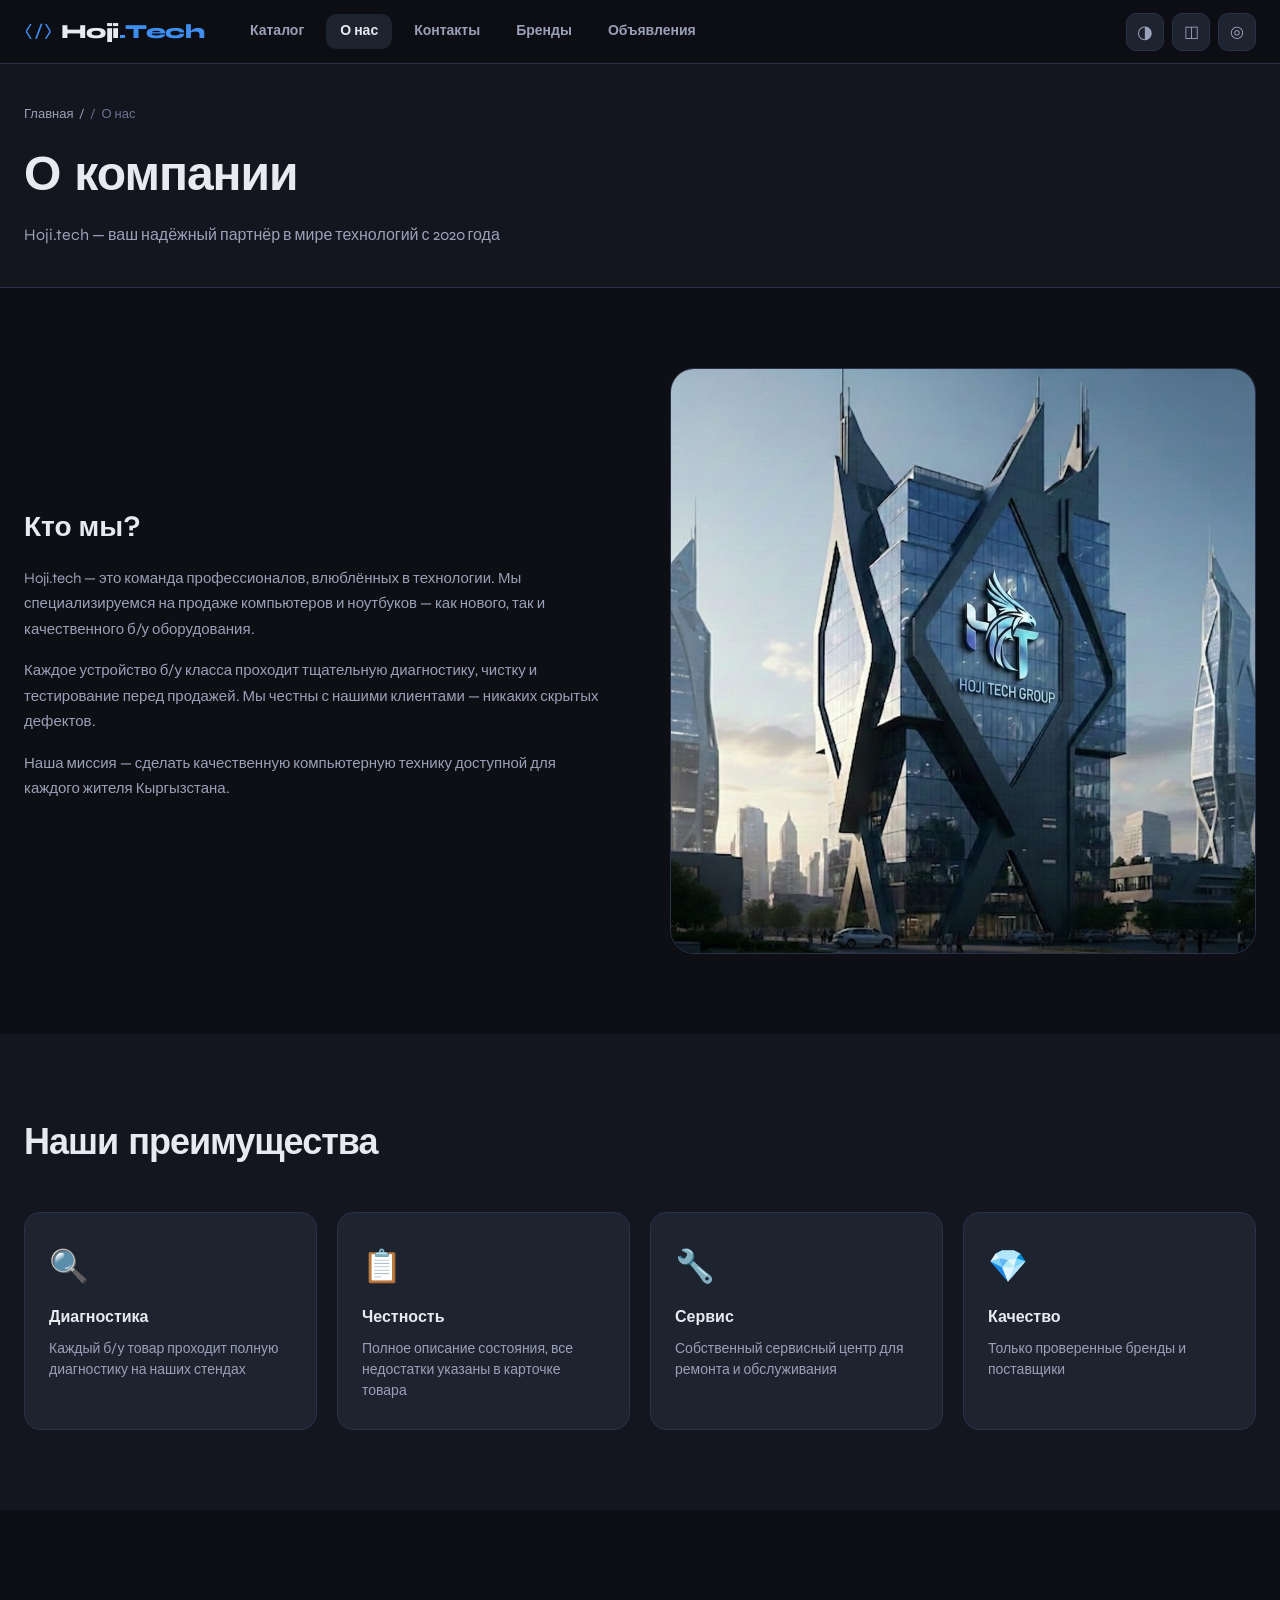
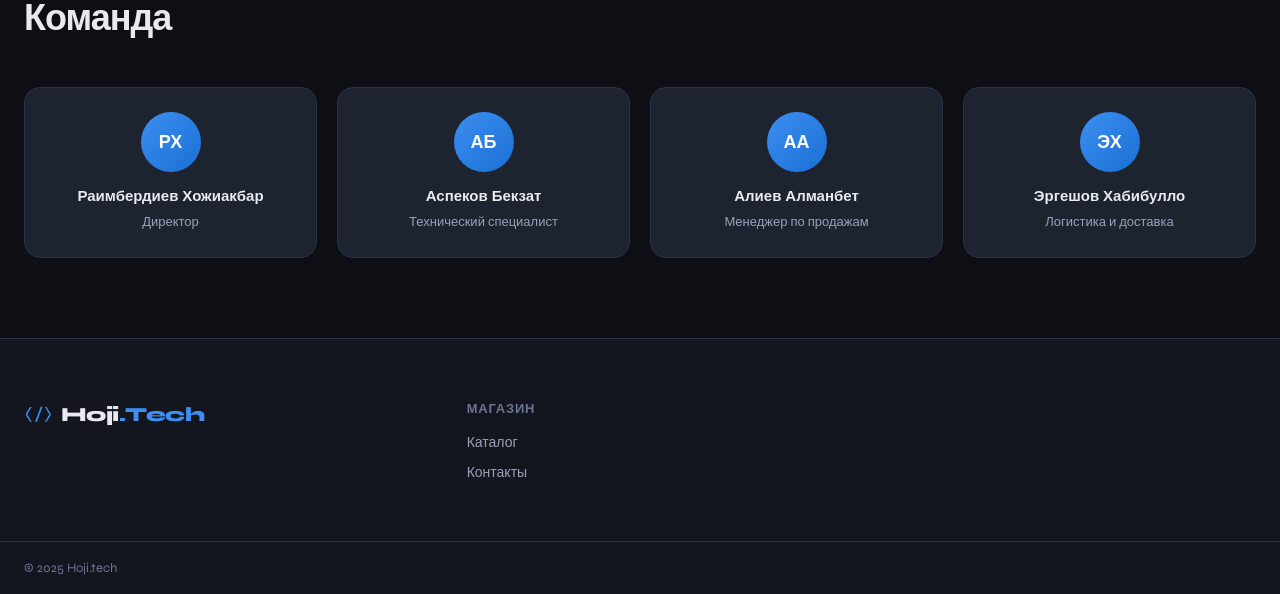
<file: about.html>
<!DOCTYPE html>
<html lang="ru" data-theme="dark">
<head>
  <meta charset="UTF-8">
  <meta name="viewport" content="width=device-width, initial-scale=1.0">
  <title>О нас — Hoji.tech</title>
  <meta name="description" content="Hoji.tech — ведущий интернет-магазин компьютерной техники в Кыргызстане. Узнайте о нас больше.">
  <link rel="preconnect" href="https://fonts.googleapis.com">
  <link href="https://fonts.googleapis.com/css2?family=Syne:wght@400;600;700;800&family=JetBrains+Mono:wght@300;400;500&display=swap" rel="stylesheet">
  <link rel="stylesheet" href="css/style.css">
  <script type="application/ld+json">
  {
    "@context": "https://schema.org",
    "@type": "AboutPage",
    "name": "О компании Hoji.tech",
    "description": "Интернет-магазин компьютеров в Кыргызстане"
  }
  </script>
</head>
<body>
  <header class="header" id="header">
    <div class="container header__inner">
      <a href="index.html" class="header__logo"><span class="logo-icon">⟨/⟩</span><span class="logo-text">Hoji<span class="accent">.Tech</span></span></a>
      <nav class="header__nav" id="mainNav">
        <a href="catalog.html" class="nav-link">Каталог</a>
        <a href="about.html" class="nav-link active">О нас</a>
        <a href="contacts.html" class="nav-link">Контакты</a>
        <a href="brands.html" class="nav-link">Бренды</a>
        <a href="listings.html" class="nav-link">Объявления</a>
      </nav>
      <div class="header__actions">
        <button class="btn-icon theme-toggle" id="themeToggle"><span class="theme-icon">◑</span></button>
        <a href="cart.html" class="btn-icon cart-btn"><span class="cart-icon">◫</span><span class="cart-badge" id="cartBadge" style="display:none">0</span></a>
        <a href="login.html" class="btn-icon" id="authBtn"><span>◎</span></a>
        <button class="btn-icon burger" id="burger"><span></span><span></span><span></span></button>
      </div>
    </div>
  </header>

  <main>
    <section class="page-hero">
      <div class="container">
        <div class="breadcrumb"><a href="index.html">Главная</a> / <span>О нас</span></div>
        <h1 class="page-title">О компании</h1>
        <p class="page-subtitle">Hoji.tech — ваш надёжный партнёр в мире технологий с 2020 года</p>
      </div>
    </section>

    <section class="section">
      <div class="container about-grid">
        <div class="about-text">
          <h2>Кто мы?</h2>
          <p>Hoji.tech — это команда профессионалов, влюблённых в технологии. Мы специализируемся на продаже компьютеров и ноутбуков — как нового, так и качественного б/у оборудования.</p>
          <p>Каждое устройство б/у класса проходит тщательную диагностику, чистку и тестирование перед продажей. Мы честны с нашими клиентами — никаких скрытых дефектов.</p>
          <p>Наша миссия — сделать качественную компьютерную технику доступной для каждого жителя Кыргызстана.</p>
        </div>
        <div class="about-image">
          <div class="about-image-card">
            <div class="about-image-inner">
              <img src="компания.jpg" alt="Команда Hoji.tech" class="about-image-img">
            </div>
          </div>
        </div>
      </div>
    </section>

    <section class="section section--alt">
      <div class="container">
        <h2 class="section-title">Наши преимущества</h2>
        <div class="why__grid">
          <div class="why-card">
            <div class="why-card__icon">🔍</div>
            <h3>Диагностика</h3>
            <p>Каждый б/у товар проходит полную диагностику на наших стендах</p>
          </div>
          <div class="why-card">
            <div class="why-card__icon">📋</div>
            <h3>Честность</h3>
            <p>Полное описание состояния, все недостатки указаны в карточке товара</p>
          </div>
          <div class="why-card">
            <div class="why-card__icon">🔧</div>
            <h3>Сервис</h3>
            <p>Собственный сервисный центр для ремонта и обслуживания</p>
          </div>
          <div class="why-card">
            <div class="why-card__icon">💎</div>
            <h3>Качество</h3>
            <p>Только проверенные бренды и поставщики</p>
          </div>
        </div>
      </div>
    </section>

    <section class="section">
      <div class="container">
        <h2 class="section-title">Команда</h2>
        <div class="team-grid">
          <div class="team-card">
            <div class="team-card__avatar">РХ</div>
            <h3>Раимбердиев Хожиакбар</h3>
            <p>Директор</p>
          </div>
          <div class="team-card">
            <div class="team-card__avatar">АБ</div>
            <h3>Аспеков Бекзат</h3>
            <p>Технический специалист</p>
          </div>
          <div class="team-card">
            <div class="team-card__avatar">АА</div>
            <h3>Алиев Алманбет</h3>
            <p>Менеджер по продажам</p>
          </div>
          <div class="team-card">
            <div class="team-card__avatar">ЭХ</div>
            <h3>Эргешов Хабибулло</h3>
            <p>Логистика и доставка</p>
          </div>
        </div>
      </div>
    </section>
  </main>

  <footer class="footer">
    <div class="container footer__inner">
      <div class="footer__brand">
        <a href="index.html" class="header__logo"><span class="logo-icon">⟨/⟩</span><span class="logo-text">Hoji<span class="accent">.Tech</span></span></a>
      </div>
      <div class="footer__links">
        <div class="footer__col">
          <h4>Магазин</h4>
          <a href="catalog.html">Каталог</a>
          <a href="contacts.html">Контакты</a>
        </div>
      </div>
    </div>
    <div class="footer__bottom"><div class="container"><span>© 2025 Hoji.tech</span></div></div>
  </footer>
  <div class="toast-container" id="toastContainer"></div>
  <div class="nav-overlay" id="navOverlay"></div>
  <script type="module" src="js/main.js"></script>
</body>
</html>
</file>
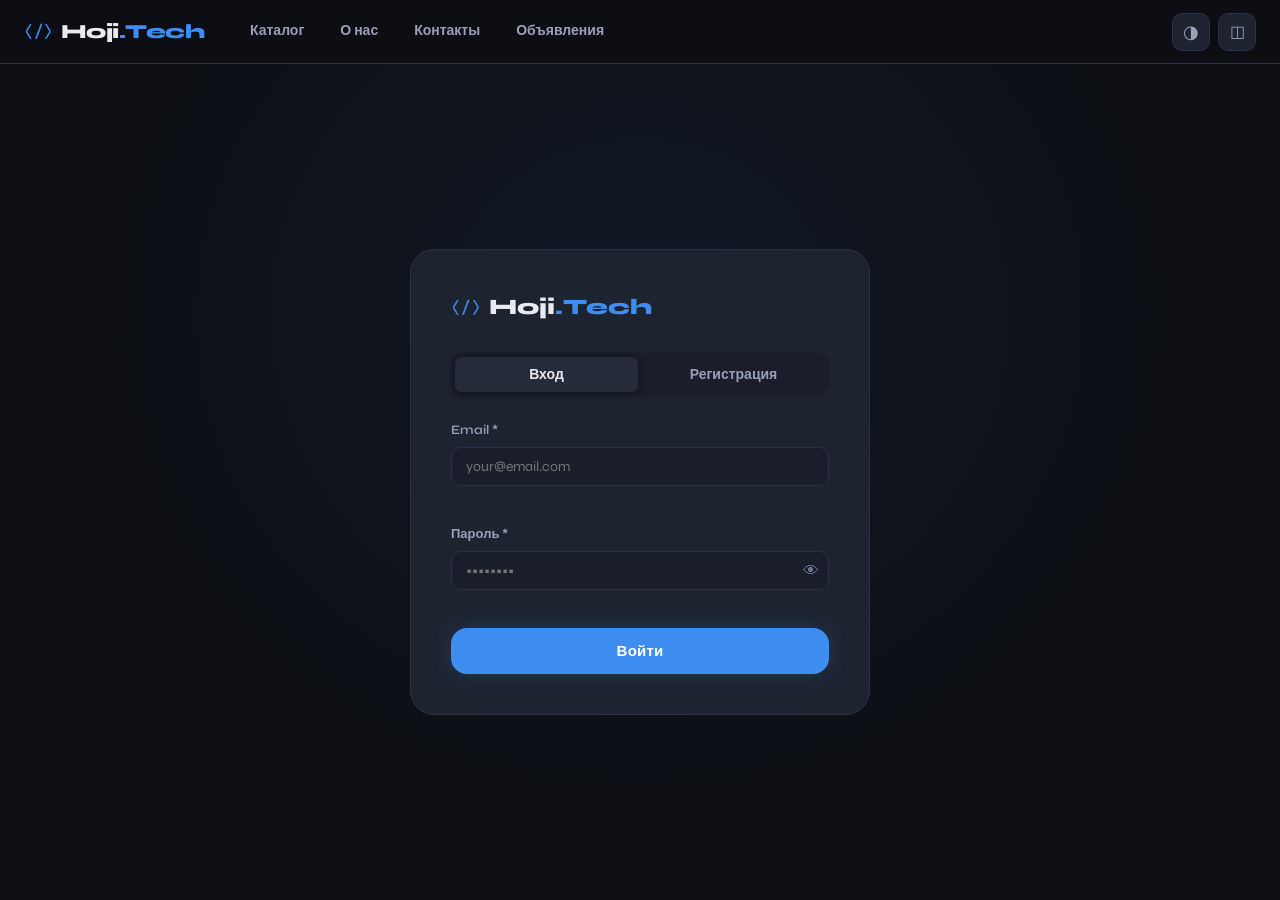
<file: admin.html>
<!DOCTYPE html>
<html lang="ru" data-theme="dark">
<head>
  <meta charset="UTF-8">
  <meta name="viewport" content="width=device-width, initial-scale=1.0">
  <title>Админ-панель — Hoji.tech</title>
  <meta name="robots" content="noindex,nofollow">
  <link rel="preconnect" href="https://fonts.googleapis.com">
  <link href="https://fonts.googleapis.com/css2?family=Syne:wght@400;600;700;800&family=JetBrains+Mono:wght@300;400;500&display=swap" rel="stylesheet">
  <link rel="stylesheet" href="css/style.css">
</head>
<body>
  <header class="header" id="header">
    <div class="container header__inner">
      <a href="index.html" class="header__logo"><span class="logo-icon">⟨/⟩</span><span class="logo-text">Hoji<span class="accent">.Tech</span></span></a>
      <div class="header__actions">
        <button class="btn-icon theme-toggle" id="themeToggle"><span class="theme-icon">◑</span></button>
        <a href="profile.html" class="btn btn--ghost btn--sm">Профиль</a>
        <button class="btn btn--ghost btn--sm" id="adminLogout">Выйти</button>
      </div>
    </div>
  </header>

  <main class="admin-page">
    <div class="container">
      <div class="admin-header">
        <h1>Панель управления</h1>
        <div class="admin-stats" id="adminStats">
          <div class="admin-stat">
            <span class="admin-stat__num" id="statProducts">0</span>
            <span class="admin-stat__label">Товаров</span>
          </div>
          <div class="admin-stat">
            <span class="admin-stat__num" id="statOrders">0</span>
            <span class="admin-stat__label">Заказов</span>
          </div>
          <div class="admin-stat">
            <span class="admin-stat__num" id="statUsers">0</span>
            <span class="admin-stat__label">Пользователей</span>
          </div>
          <div class="admin-stat">
            <span class="admin-stat__num" id="statRevenue">0 ⃀</span>
            <span class="admin-stat__label">Выручка</span>
          </div>
        </div>
      </div>

      <!-- ADMIN TABS -->
      <div class="admin-tabs">
        <button class="admin-tab active" data-tab="products">Товары</button>
        <button class="admin-tab" data-tab="listings">Объявления</button>
        <button class="admin-tab" data-tab="orders">Заказы</button>
      </div>

      <!-- PRODUCTS TAB -->
      <div class="admin-content active" id="adminTab-products">
        <div class="admin-toolbar">
          <h2>Управление товарами</h2>
          <button class="btn btn--primary" id="addProductBtn">+ Добавить товар</button>
        </div>

        <div class="admin-table-wrap">
          <table class="admin-table" id="productsTable">
            <thead>
              <tr>
                <th>ID</th>
                <th>Фото</th>
                <th>Название</th>
                <th>Тип</th>
                <th>Состояние</th>
                <th>Цена</th>
                <th>В наличии</th>
                <th>Действия</th>
              </tr>
            </thead>
            <tbody id="productsTableBody"></tbody>
          </table>
        </div>
      </div>

      <!-- LISTINGS TAB -->
      <div class="admin-content" id="adminTab-listings">
        <div class="admin-toolbar">
          <h2>Управление объявлениями</h2>
        </div>

        <div class="admin-table-wrap">
          <table class="admin-table" id="listingsTable">
            <thead>
              <tr>
                <th>Название</th>
                <th>От кого</th>
                <th>Тип</th>
                <th>Цена</th>
                <th>Статус</th>
                <th>Дата</th>
                <th>Действия</th>
              </tr>
            </thead>
            <tbody id="listingsTableBody"></tbody>
          </table>
        </div>
      </div>

      <!-- ORDERS TAB -->
      <div class="admin-content" id="adminTab-orders">
        <div class="admin-toolbar">
          <h2>Управление заказами</h2>
        </div>

        <div class="admin-table-wrap">
          <table class="admin-table" id="ordersTable">
            <thead>
              <tr>
                <th>№ заказа</th>
                <th>Дата</th>
                <th>Покупатель</th>
                <th>Телефон</th>
                <th>Сумма</th>
                <th>Доставка</th>
                <th>Статус</th>
                <th>Действия</th>
              </tr>
            </thead>
            <tbody id="ordersTableBody"></tbody>
          </table>
        </div>
      </div>
    </div>
  </main>

  <!-- PRODUCT MODAL -->
  <div class="modal" id="productModal" style="display:none">
    <div class="modal__backdrop" id="productModalBackdrop"></div>
    <div class="modal__content">
      <div class="modal__header">
        <h3 id="productModalTitle">Добавить товар</h3>
        <button class="modal-close" id="productModalClose">✕</button>
      </div>
      <form class="admin-form" id="productForm" novalidate>
        <input type="hidden" id="productId">
        <div class="form-row">
          <div class="form-group">
            <label class="form-label">Название *</label>
            <input type="text" id="pName" name="name" class="form-input" required>
          </div>
          <div class="form-group">
            <label class="form-label">Бренд *</label>
            <input type="text" id="pBrand" name="brand" class="form-input" required>
          </div>
        </div>
        <div class="form-row">
          <div class="form-group">
            <label class="form-label">Тип *</label>
            <select id="pType" name="type" class="form-input">
              <option value="pc">Настольный ПК</option>
              <option value="laptop">Ноутбук</option>
            </select>
          </div>
          <div class="form-group">
            <label class="form-label">Состояние *</label>
            <select id="pCondition" name="condition" class="form-input">
              <option value="new">Новый</option>
              <option value="used">Б/У</option>
            </select>
          </div>
        </div>
        <div class="form-row">
          <div class="form-group">
            <label class="form-label">Цена, ⃀ *</label>
            <input type="number" id="pPrice" name="price" class="form-input" required min="0">
          </div>
          <div class="form-group">
            <label class="form-label">Старая цена, ⃀</label>
            <input type="number" id="pOldPrice" name="oldPrice" class="form-input" min="0">
          </div>
        </div>
        <div class="form-row">
          <div class="form-group">
            <label class="form-label">Популярность (0–100)</label>
            <input type="number" id="pPopularity" name="popularity" class="form-input" min="0" max="100" value="50">
          </div>
          <div class="form-group">
            <label class="form-label">Гарантия</label>
            <input type="text" id="pWarranty" name="warranty" class="form-input" placeholder="12 месяцев">
          </div>
        </div>
        <div class="form-group">
          <label class="form-label">Описание</label>
          <textarea id="pDescription" name="description" class="form-input form-textarea" rows="3"></textarea>
        </div>
        <div class="form-group">
          <label class="form-label">Характеристики (JSON)</label>
          <textarea id="pSpecs" name="specs" class="form-input form-textarea form-textarea--mono" rows="5" placeholder='{"CPU": "Intel Core i5", "RAM": "16 GB"}'></textarea>
          <span class="form-hint">Формат: {"Ключ": "Значение"}</span>
        </div>
        <div class="form-group">
          <label class="form-label">Изображения (URLs через запятую)</label>
          <textarea id="pImages" name="images" class="form-input form-textarea" rows="3" placeholder="https://example.com/img1.jpg, https://example.com/img2.jpg"></textarea>
        </div>
        <div class="form-group">
          <label class="form-label">ИЛИ загрузить изображения (файлы)</label>
          <input type="file" id="pImageFiles" name="imageFiles" class="form-input" multiple accept="image/*">
          <span class="form-hint">Выберите файлы — они будут добавлены к URL-изображениям</span>
        </div>
        <div class="form-group">
          <label class="form-checkbox-label">
            <input type="checkbox" id="pInStock" name="inStock" checked>
            <span>В наличии</span>
          </label>
        </div>
        <div class="form-actions">
          <button type="button" class="btn btn--ghost" id="cancelProductBtn">Отмена</button>
          <button type="submit" class="btn btn--primary">Сохранить</button>
        </div>
      </form>
    </div>
  </div>

  <!-- ORDER STATUS MODAL -->
  <div class="modal" id="orderStatusModal" style="display:none">
    <div class="modal__backdrop" id="orderStatusBackdrop"></div>
    <div class="modal__content modal__content--sm">
      <div class="modal__header">
        <h3>Изменить статус заказа</h3>
        <button class="modal-close" id="orderStatusClose">✕</button>
      </div>
      <div class="form-group">
        <label class="form-label">Статус заказа <span id="editOrderNum"></span></label>
        <select id="orderStatusSelect" class="form-input">
          <option value="pending">Ожидает подтверждения</option>
          <option value="confirmed">Подтверждён</option>
          <option value="processing">В обработке</option>
          <option value="shipped">Отправлен</option>
          <option value="delivered">Доставлен</option>
          <option value="cancelled">Отменён</option>
        </select>
      </div>
      <div class="form-actions">
        <button class="btn btn--ghost" id="cancelOrderStatus">Отмена</button>
        <button class="btn btn--primary" id="saveOrderStatus">Сохранить</button>
      </div>
    </div>
  </div>

  <div class="toast-container" id="toastContainer"></div>
  <script type="module" src="js/main.js"></script>
</body>
</html>
</file>
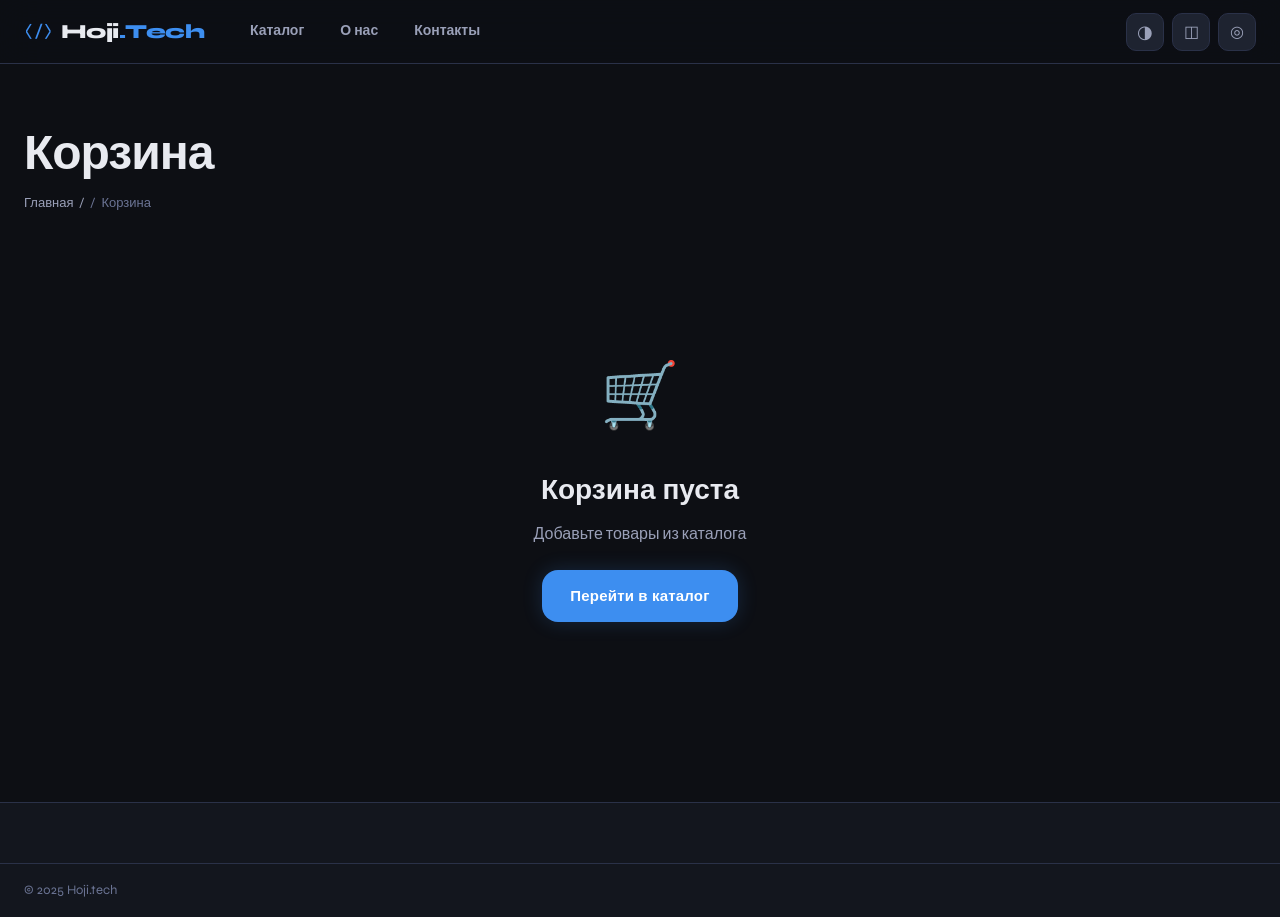
<file: cart.html>
<!DOCTYPE html>
<html lang="ru" data-theme="dark">
<head>
  <meta charset="UTF-8">
  <meta name="viewport" content="width=device-width, initial-scale=1.0">
  <title>Корзина — Hoji.tech</title>
  <meta name="description" content="Корзина покупок Hoji.tech">
  <link rel="preconnect" href="https://fonts.googleapis.com">
  <link href="https://fonts.googleapis.com/css2?family=Syne:wght@400;600;700;800&family=JetBrains+Mono:wght@300;400;500&display=swap" rel="stylesheet">
  <link rel="stylesheet" href="css/style.css">
</head>
<body>
  <header class="header" id="header">
    <div class="container header__inner">
      <a href="index.html" class="header__logo"><span class="logo-icon">⟨/⟩</span><span class="logo-text">Hoji<span class="accent">.Tech</span></span></a>
      <nav class="header__nav" id="mainNav">
        <a href="catalog.html" class="nav-link">Каталог</a>
        <a href="about.html" class="nav-link">О нас</a>
        <a href="contacts.html" class="nav-link">Контакты</a>
      </nav>
      <div class="header__actions">
        <button class="btn-icon theme-toggle" id="themeToggle"><span class="theme-icon">◑</span></button>
        <a href="cart.html" class="btn-icon cart-btn"><span class="cart-icon">◫</span><span class="cart-badge" id="cartBadge" style="display:none">0</span></a>
        <a href="login.html" class="btn-icon" id="authBtn"><span>◎</span></a>
        <button class="btn-icon burger" id="burger"><span></span><span></span><span></span></button>
      </div>
    </div>
  </header>

  <main class="cart-page">
    <div class="container">
      <div class="page-header">
        <h1 class="page-title">Корзина</h1>
        <div class="breadcrumb"><a href="index.html">Главная</a> / <span>Корзина</span></div>
      </div>

      <!-- EMPTY STATE -->
      <div class="cart-empty" id="cartEmpty" style="display:none">
        <div class="empty-icon">🛒</div>
        <h2>Корзина пуста</h2>
        <p>Добавьте товары из каталога</p>
        <a href="catalog.html" class="btn btn--primary btn--lg">Перейти в каталог</a>
      </div>

      <!-- CART CONTENT -->
      <div class="cart-layout" id="cartLayout" style="display:none">
        <div class="cart-items">
          <div class="cart-items__header">
            <span>Товар</span>
            <span>Цена</span>
            <span>Кол-во</span>
            <span>Итого</span>
            <span></span>
          </div>
          <div id="cartItemsList"></div>
          <div class="cart-actions-row">
            <button class="btn btn--ghost btn--sm" id="clearCartBtn">Очистить корзину</button>
            <a href="catalog.html" class="btn-text">← Продолжить покупки</a>
          </div>
        </div>

        <!-- SUMMARY -->
        <div class="cart-summary">
          <h3 class="cart-summary__title">Итого</h3>
          <div class="cart-summary__row">
            <span>Товары (<span id="summaryCount">0</span>)</span>
            <span id="summarySubtotal">0 ⃀</span>
          </div>
          <div class="cart-summary__row cart-summary__row--total">
            <span>К оплате</span>
            <span id="summaryTotal">0 ⃀</span>
          </div>
          <a href="checkout.html" class="btn btn--primary btn--lg w-full">
            Оформить заказ →
          </a>
          <div class="cart-secure">
            <span>🔒 Безопасная оплата</span>
          </div>
        </div>
      </div>
    </div>
  </main>

  <footer class="footer">
    <div class="footer__bottom"><div class="container"><span>© 2025 Hoji.tech</span></div></div>
  </footer>

  <div class="toast-container" id="toastContainer"></div>
  <div class="nav-overlay" id="navOverlay"></div>
  <script type="module" src="js/main.js"></script>
</body>
</html>
</file>
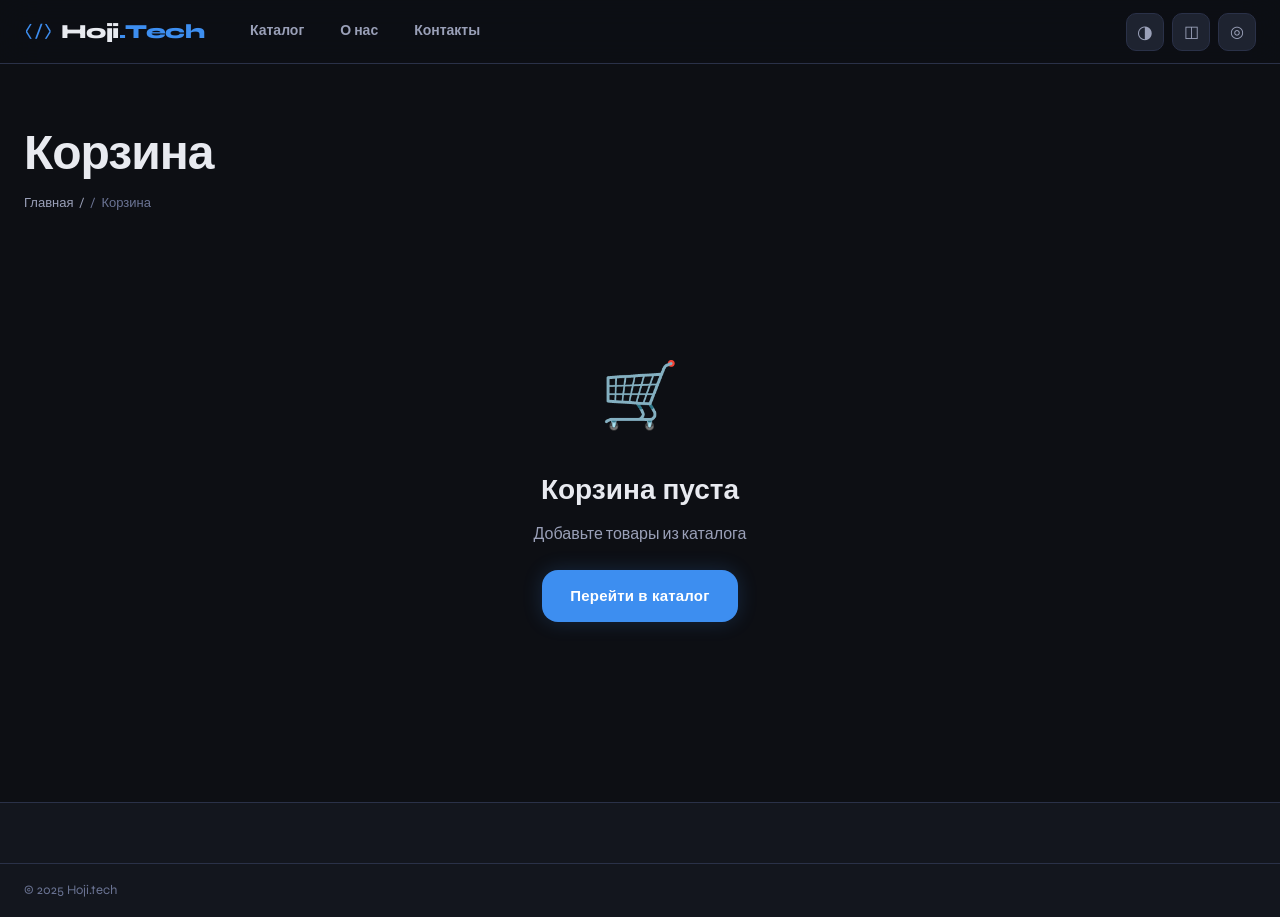
<file: checkout.html>
<!DOCTYPE html>
<html lang="ru" data-theme="dark">
<head>
  <meta charset="UTF-8">
  <meta name="viewport" content="width=device-width, initial-scale=1.0">
  <title>Оформление заказа — Hoji.tech</title>
  <meta name="description" content="Оформление заказа Hoji.tech">
  <link rel="preconnect" href="https://fonts.googleapis.com">
  <link href="https://fonts.googleapis.com/css2?family=Syne:wght@400;600;700;800&family=JetBrains+Mono:wght@300;400;500&display=swap" rel="stylesheet">
  <link rel="stylesheet" href="css/style.css">
</head>
<body>
  <header class="header" id="header">
    <div class="container header__inner">
      <a href="index.html" class="header__logo"><span class="logo-icon">⟨/⟩</span><span class="logo-text">Hoji<span class="accent">.Tech</span></span></a>
      <nav class="header__nav" id="mainNav">
        <a href="catalog.html" class="nav-link">Каталог</a>
        <a href="about.html" class="nav-link">О нас</a>
        <a href="contacts.html" class="nav-link">Контакты</a>
        <a href="listings.html" class="nav-link">Объявления</a>
      </nav>
      <div class="header__actions">
        <button class="btn-icon theme-toggle" id="themeToggle"><span class="theme-icon">◑</span></button>
        <a href="cart.html" class="btn-icon cart-btn"><span class="cart-icon">◫</span><span class="cart-badge" id="cartBadge" style="display:none">0</span></a>
        <a href="login.html" class="btn-icon" id="authBtn"><span>◎</span></a>
        <button class="btn-icon burger" id="burger"><span></span><span></span><span></span></button>
      </div>
    </div>
  </header>

  <main class="checkout-page">
    <div class="container">
      <div class="page-header">
        <h1 class="page-title">Оформление заказа</h1>
        <div class="breadcrumb"><a href="index.html">Главная</a> / <a href="cart.html">Корзина</a> / <span>Оформление</span></div>
      </div>

      <!-- STEPS -->
      <div class="checkout-steps">
        <div class="checkout-step active" data-step="1">
          <span class="step-num">1</span>
          <span class="step-label">Данные</span>
        </div>
        <div class="step-line"></div>
        <div class="checkout-step" data-step="2">
          <span class="step-num">2</span>
          <span class="step-label">Доставка</span>
        </div>
        <div class="step-line"></div>
        <div class="checkout-step" data-step="3">
          <span class="step-num">3</span>
          <span class="step-label">Оплата</span>
        </div>
      </div>

      <div class="checkout-layout">
        <!-- FORM -->
        <form class="checkout-form" id="checkoutForm" novalidate>
          <!-- Step 1: Contact Info -->
          <div class="form-step active" id="step1">
            <h2 class="form-step__title">Контактные данные</h2>
            <div class="form-row">
              <div class="form-group">
                <label class="form-label" for="firstName">Имя *</label>
                <input type="text" id="firstName" name="firstName" class="form-input" placeholder="Иван" required>
                <span class="form-error" id="firstNameError"></span>
              </div>
              <div class="form-group">
                <label class="form-label" for="lastName">Фамилия *</label>
                <input type="text" id="lastName" name="lastName" class="form-input" placeholder="Иванов" required>
                <span class="form-error" id="lastNameError"></span>
              </div>
            </div>
            <div class="form-group">
              <label class="form-label" for="phone">Телефон *</label>
              <div class="phone-input-wrap">
                <span class="phone-prefix">🇰🇬 +996</span>
                <input type="tel" id="phone" name="phone" class="form-input phone-input" placeholder="555 000 000" required maxlength="9">
              </div>
              <span class="form-error" id="phoneError"></span>
              <span class="form-hint">Формат: +996 XXX XXX XXX</span>
            </div>
            <div class="form-group">
              <label class="form-label" for="email">Email</label>
              <input type="email" id="email" name="email" class="form-input" placeholder="ivan@email.com">
              <span class="form-error" id="emailError"></span>
            </div>
            <div class="form-actions">
              <button type="button" class="btn btn--primary btn--lg" id="nextStep1">Далее →</button>
            </div>
          </div>

          <!-- Step 2: Delivery -->
          <div class="form-step" id="step2">
            <h2 class="form-step__title">Способ доставки</h2>
            <div class="delivery-options">
              <label class="delivery-option">
                <input type="radio" name="delivery" value="courier" checked>
                <div class="delivery-option__card">
                  <span class="delivery-option__icon">🚚</span>
                  <div>
                    <span class="delivery-option__title">Курьерская доставка</span>
                    <span class="delivery-option__desc">По Ош — в день заказа, 300 ⃀</span>
                  </div>
                </div>
              </label>
              <label class="delivery-option">
                <input type="radio" name="delivery" value="pickup">
                <div class="delivery-option__card">
                  <span class="delivery-option__icon">📦</span>
                  <div>
                    <span class="delivery-option__title">Самовывоз</span>
                    <span class="delivery-option__desc">1-этаж, Торговый центр Корона, 44 улица А.Масалиева, Ош — бесплатно</span>
                  </div>
                </div>
              </label>
            </div>

            <div class="form-group" id="addressGroup">
              <label class="form-label" for="address">Адрес доставки *</label>
              <textarea id="address" name="address" class="form-input form-textarea" placeholder="Улица, дом, квартира" rows="3"></textarea>
              <span class="form-error" id="addressError"></span>
            </div>

            <div class="form-group">
              <label class="form-label" for="comment">Комментарий к заказу</label>
              <textarea id="comment" name="comment" class="form-input form-textarea" placeholder="Любые пожелания..." rows="2"></textarea>
            </div>

            <div class="form-actions">
              <button type="button" class="btn btn--ghost" id="prevStep2">← Назад</button>
              <button type="button" class="btn btn--primary btn--lg" id="nextStep2">Далее →</button>
            </div>
          </div>

          <!-- Step 3: Payment -->
          <div class="form-step" id="step3">
            <h2 class="form-step__title">Способ оплаты</h2>
            <div class="payment-options">
              <label class="payment-option">
                <input type="radio" name="payment" value="cash" checked>
                <div class="payment-option__card">
                  <span class="payment-option__icon">💵</span>
                  <div>
                    <span class="payment-option__title">Наличными</span>
                    <span class="payment-option__desc">При получении</span>
                  </div>
                </div>
              </label>        
            </div>
              

            <!-- ORDER REVIEW -->
            <div class="order-review" id="orderReview"></div>

            <div class="form-actions">
              <button type="button" class="btn btn--ghost" id="prevStep3">← Назад</button>
              <button type="submit" class="btn btn--primary btn--lg btn--full" id="submitOrder">
                <span id="submitBtnText">Оформить заказ</span>
                <span class="btn-loader" id="submitLoader" style="display:none">⟳</span>
              </button>
            </div>
          </div>
        </form>

        <!-- ORDER SUMMARY SIDEBAR -->
        <div class="checkout-summary">
          <h3>Ваш заказ</h3>
          <div id="checkoutItems" class="checkout-items"></div>
          <div class="checkout-summary__divider"></div>
          <div class="checkout-summary__row">
            <span>Товары</span>
            <span id="checkoutSubtotal">0 ⃀</span>
          </div>
          <div class="checkout-summary__row" id="deliveryCostRow">
            <span>Доставка</span>
            <span id="checkoutDelivery">200 ⃀</span>
          </div>
          <div class="checkout-summary__row checkout-summary__row--total">
            <span>Итого</span>
            <span id="checkoutTotal">0 ⃀</span>
          </div>
        </div>
      </div>
    </div>
  </main>

  <!-- SUCCESS MODAL -->
  <div class="modal" id="successModal" style="display:none">
    <div class="modal__backdrop"></div>
    <div class="modal__content success-modal">
      <div class="success-modal__header">
        <span class="success-modal__label">Номер вашего заказа</span>
        <div class="success-modal__number" id="orderNumber"></div>
      </div>
      <div class="success-icon">✓</div>
      <h2>Заказ успешно оформлен!</h2>
      <p>Мы свяжемся с вами в ближайшее время по указанному номеру телефона.</p>
      <div class="success-actions">
        <a href="profile.html" class="btn btn--primary">Мои заказы</a>
        <a href="catalog.html" class="btn btn--ghost">Продолжить покупки</a>
      </div>
    </div>
  </div>

  <footer class="footer">
    <div class="footer__bottom"><div class="container"><span>© 2025 Hoji.tech</span></div></div>
  </footer>
  <div class="toast-container" id="toastContainer"></div>
  <div class="nav-overlay" id="navOverlay"></div>
  <script type="module" src="js/main.js"></script>
</body>
</html>
</file>
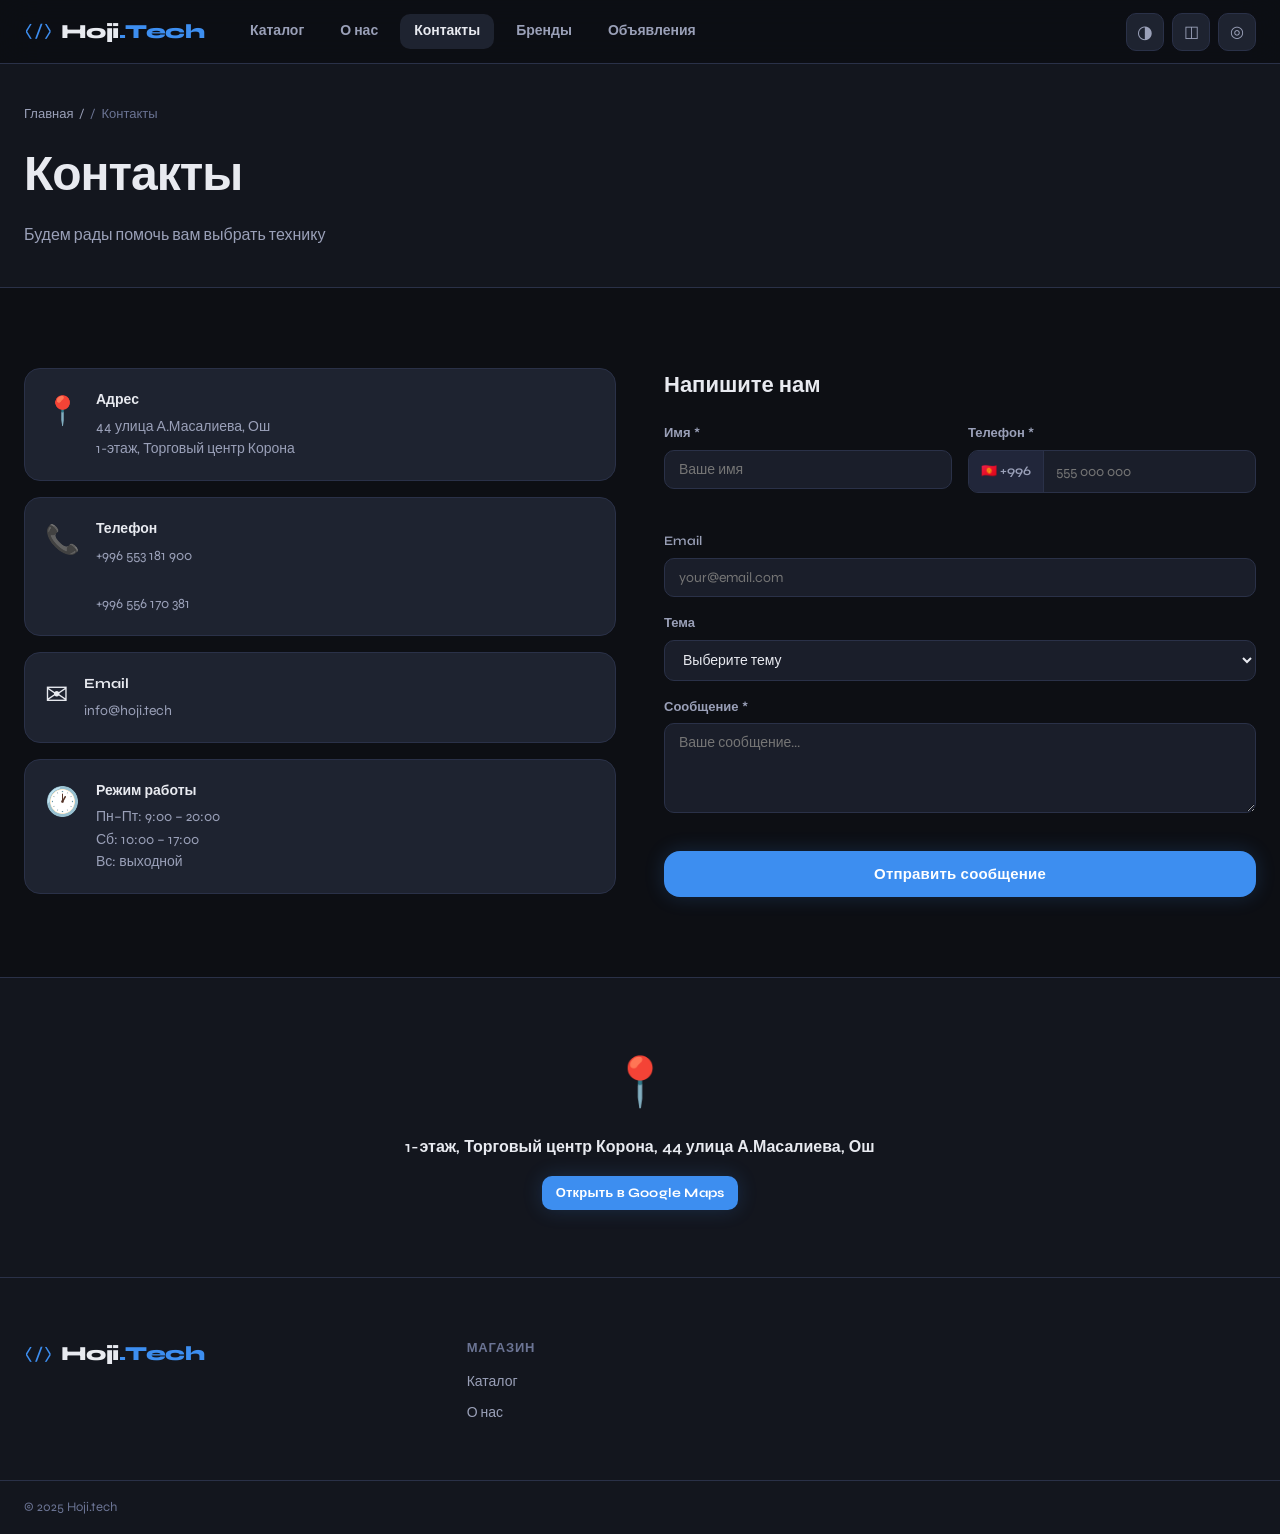
<file: contacts.html>
<!DOCTYPE html>
<html lang="ru" data-theme="dark">
<head>
  <meta charset="UTF-8">
  <meta name="viewport" content="width=device-width, initial-scale=1.0">
  <title>Контакты — Hoji.tech</title>
  <meta name="description" content="Контакты Hoji.tech. Адрес, телефон, email. г. Ош.">
  <link rel="preconnect" href="https://fonts.googleapis.com">
  <link href="https://fonts.googleapis.com/css2?family=Syne:wght@400;600;700;800&family=JetBrains+Mono:wght@300;400;500&display=swap" rel="stylesheet">
  <link rel="stylesheet" href="css/style.css">
  <script type="application/ld+json">
  {
    "@context": "https://schema.org",
    "@type": "ContactPage",
    "name": "Контакты Hoji.tech"
  }
  </script>
</head>
<body>
  <header class="header" id="header">
    <div class="container header__inner">
      <a href="index.html" class="header__logo"><span class="logo-icon">⟨/⟩</span><span class="logo-text">Hoji<span class="accent">.Tech</span></span></a>
      <nav class="header__nav" id="mainNav">
        <a href="catalog.html" class="nav-link">Каталог</a>
        <a href="about.html" class="nav-link">О нас</a>
        <a href="contacts.html" class="nav-link active">Контакты</a>
        <a href="brands.html" class="nav-link">Бренды</a>
        <a href="listings.html" class="nav-link">Объявления</a>
      </nav>
      <div class="header__actions">
        <button class="btn-icon theme-toggle" id="themeToggle"><span class="theme-icon">◑</span></button>
        <a href="cart.html" class="btn-icon cart-btn"><span class="cart-icon">◫</span><span class="cart-badge" id="cartBadge" style="display:none">0</span></a>
        <a href="login.html" class="btn-icon" id="authBtn"><span>◎</span></a>
        <button class="btn-icon burger" id="burger"><span></span><span></span><span></span></button>
      </div>
    </div>
  </header>

  <main>
    <section class="page-hero">
      <div class="container">
        <div class="breadcrumb"><a href="index.html">Главная</a> / <span>Контакты</span></div>
        <h1 class="page-title">Контакты</h1>
        <p class="page-subtitle">Будем рады помочь вам выбрать технику</p>
      </div>
    </section>

    <section class="section">
      <div class="container contacts-layout">
        <!-- CONTACT INFO -->
        <div class="contacts-info">
          <div class="contact-card">
            <div class="contact-card__icon">📍</div>
            <div>
              <h3>Адрес</h3>
              <p>44 улица А.Масалиева, Ош<br>1-этаж, Торговый центр Корона</p>
            </div>
          </div>
          <div class="contact-card">
            <div class="contact-card__icon">📞</div>
            <div>
              <h3>Телефон</h3>
              <a href="tel:+996553181900">+996 553 181 900</a><br>
              <a href="tel:+996556170381">+996 556 170 381</a>
            </div>
          </div>
          <div class="contact-card">
            <div class="contact-card__icon">✉</div>
            <div>
              <h3>Email</h3>
              <a href="mailto:info@hoji.tech">info@hoji.tech</a>
            </div>
          </div>
          <div class="contact-card">
            <div class="contact-card__icon">🕐</div>
            <div>
              <h3>Режим работы</h3>
              <p>Пн–Пт: 9:00 – 20:00<br>Сб: 10:00 – 17:00<br>Вс: выходной</p>
            </div>
          </div>
        </div>

        <!-- CONTACT FORM -->
        <div class="contact-form-wrap">
          <h2>Напишите нам</h2>
          <form class="contact-form" id="contactForm" name="contact" method="POST" novalidate>
            <div class="form-row">
              <div class="form-group">
                <label class="form-label" for="contactName">Имя *</label>
                <input type="text" id="contactName" name="name" class="form-input" placeholder="Ваше имя" required>
                <span class="form-error" id="contactNameError"></span>
              </div>
              <div class="form-group">
                <label class="form-label" for="contactPhone">Телефон *</label>
                <div class="phone-input-wrap">
                  <span class="phone-prefix">🇰🇬 +996</span>
                  <input type="tel" id="contactPhone" name="phone" class="form-input phone-input" placeholder="555 000 000" required maxlength="9">
                </div>
                <span class="form-error" id="contactPhoneError"></span>
              </div>
            </div>
            <div class="form-group">
              <label class="form-label" for="contactEmail">Email</label>
              <input type="email" id="contactEmail" name="email" class="form-input" placeholder="your@email.com">
            </div>
            <div class="form-group">
              <label class="form-label" for="contactSubject">Тема</label>
              <select id="contactSubject" name="subject" class="form-input">
                <option value="">Выберите тему</option>
                <option value="order">Вопрос по заказу</option>
                <option value="product">Вопрос по товару</option>
                <option value="service">Сервис и ремонт</option>
                <option value="other">Другое</option>
              </select>
            </div>
            <div class="form-group">
              <label class="form-label" for="contactMessage">Сообщение *</label>
              <textarea id="contactMessage" name="message" class="form-input form-textarea" placeholder="Ваше сообщение..." rows="4" required></textarea>
              <span class="form-error" id="contactMessageError"></span>
            </div>
            <button type="submit" class="btn btn--primary btn--lg">Отправить сообщение</button>
          </form>
        </div>
      </div>
    </section>

    <!-- MAP PLACEHOLDER -->
    <section class="section section--no-pad">
      <div class="map-placeholder">
        <div class="map-placeholder__content">
          <span class="map-icon">📍</span>
          <p>1-этаж, Торговый центр Корона, 44 улица А.Масалиева, Ош</p>
          <a href="https://maps.google.com/?q= 1-этаж, Торговый центр Корона, 44 улица А.Масалиева, Ош" target="_blank" rel="noopener" class="btn btn--primary btn--sm">Открыть в Google Maps</a>
        </div>
      </div>
    </section>
  </main>

  <footer class="footer">
    <div class="container footer__inner">
      <div class="footer__brand">
        <a href="index.html" class="header__logo"><span class="logo-icon">⟨/⟩</span><span class="logo-text">Hoji<span class="accent">.Tech</span></span></a>
      </div>
      <div class="footer__links">
        <div class="footer__col">
          <h4>Магазин</h4>
          <a href="catalog.html">Каталог</a>
          <a href="about.html">О нас</a>
        </div>
      </div>
    </div>
    <div class="footer__bottom"><div class="container"><span>© 2025 Hoji.tech</span></div></div>
  </footer>
  <div class="toast-container" id="toastContainer"></div>
  <div class="nav-overlay" id="navOverlay"></div>
  <script type="module" src="js/main.js"></script>
</body>
</html>
</file>
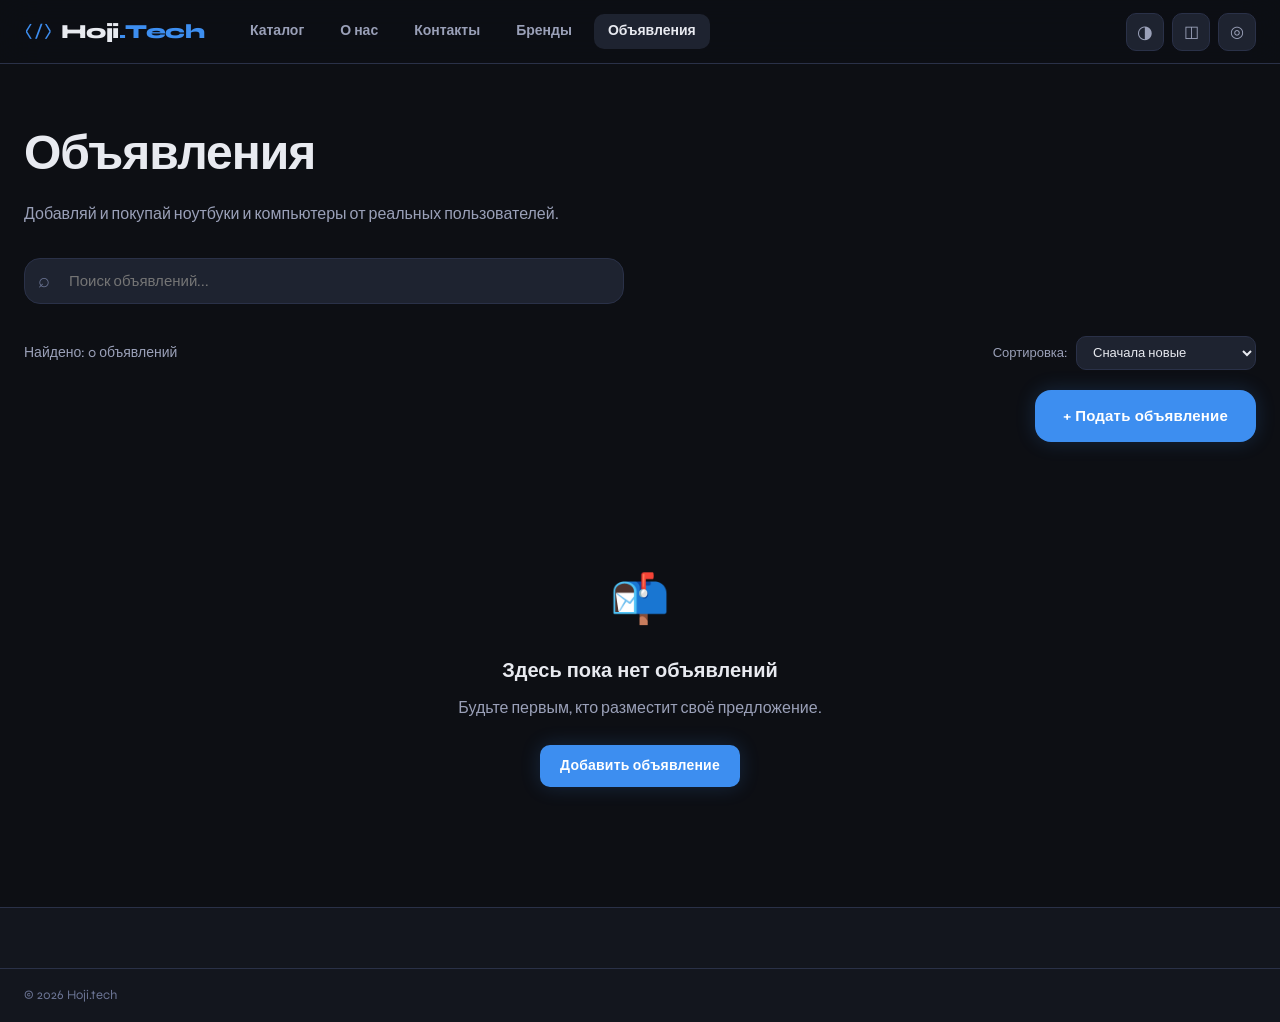
<file: listings.html>
<!DOCTYPE html>
<html lang="ru" data-theme="dark">
<head>
  <meta charset="UTF-8">
  <meta name="viewport" content="width=device-width, initial-scale=1.0">
  <title>Объявления — Hoji.Tech</title>
  <meta name="description" content="Объявления по продаже ноутбуков и компьютеров на Hoji.Tech">
  <link rel="preconnect" href="https://fonts.googleapis.com">
  <link href="https://fonts.googleapis.com/css2?family=Syne:wght@400;600;700;800&family=JetBrains+Mono:wght@300;400;500&display=swap" rel="stylesheet">
  <link rel="stylesheet" href="css/style.css">
</head>
<body>
  <header class="header" id="header">
    <div class="container header__inner">
      <a href="index.html" class="header__logo"><span class="logo-icon">⟨/⟩</span><span class="logo-text">Hoji<span class="accent">.Tech</span></span></a>
      <nav class="header__nav" id="mainNav">
        <a href="catalog.html" class="nav-link">Каталог</a>
        <a href="about.html" class="nav-link">О нас</a>
        <a href="contacts.html" class="nav-link">Контакты</a>
        <a href="brands.html" class="nav-link">Бренды</a>
        <a href="listings.html" class="nav-link active">Объявления</a>
      </nav>
      <div class="header__actions">
        <button class="btn-icon theme-toggle" id="themeToggle" aria-label="Переключить тему"><span class="theme-icon">◑</span></button>
        <a href="cart.html" class="btn-icon cart-btn" aria-label="Корзина"><span class="cart-icon">◫</span><span class="cart-badge" id="cartBadge" style="display:none">0</span></a>
        <a href="login.html" class="btn-icon" id="authBtn" aria-label="Войти"><span>◎</span></a>
        <button class="btn-icon burger" id="burger" aria-label="Меню"><span></span><span></span><span></span></button>
      </div>
    </div>
  </header>

  <main class="catalog-page">
    <div class="container">
      <div class="page-header">
        <h1 class="page-title">Объявления</h1>
        <p class="page-subtitle">Добавляй и покупай ноутбуки и компьютеры от реальных пользователей.</p>
      </div>

      <div class="catalog-search">
        <div class="search-wrap">
          <span class="search-icon">⌕</span>
          <input type="search" id="listingSearch" class="search-input" placeholder="Поиск объявлений..." autocomplete="off">
          <button class="search-clear" id="listingSearchClear" style="display:none">✕</button>
        </div>
      </div>

      <div class="catalog-toolbar">
        <div class="catalog-count">Найдено: <span id="listingsCount">0</span> объявлений</div>
        <div class="catalog-sort">
          <label for="listingSortSelect">Сортировка:</label>
          <select id="listingSortSelect" class="sort-select">
            <option value="recent">Сначала новые</option>
            <option value="price_asc">Цена: по возрастанию</option>
            <option value="price_desc">Цена: по убыванию</option>
          </select>
        </div>
      </div>

      <div class="section-actions">
        <a href="sell.html" class="btn btn--primary btn--lg">+ Подать объявление</a>
      </div>

      <div id="listingsEmpty" class="catalog-empty" style="display:none; margin-top:40px;">
        <div class="empty-icon">📬</div>
        <h3>Здесь пока нет объявлений</h3>
        <p>Будьте первым, кто разместит своё предложение.</p>
        <a href="sell.html" class="btn btn--primary">Добавить объявление</a>
      </div>
      <div id="listingsGrid" class="products-grid"></div>
    </div>
  </main>

  <footer class="footer">
    <div class="footer__bottom"><div class="container"><span>© 2026 Hoji.tech</span></div></div>
  </footer>
  <div class="toast-container" id="toastContainer"></div>
  <div class="nav-overlay" id="navOverlay"></div>
  <script type="module" src="js/main.js"></script>
</body>
</html>
</file>
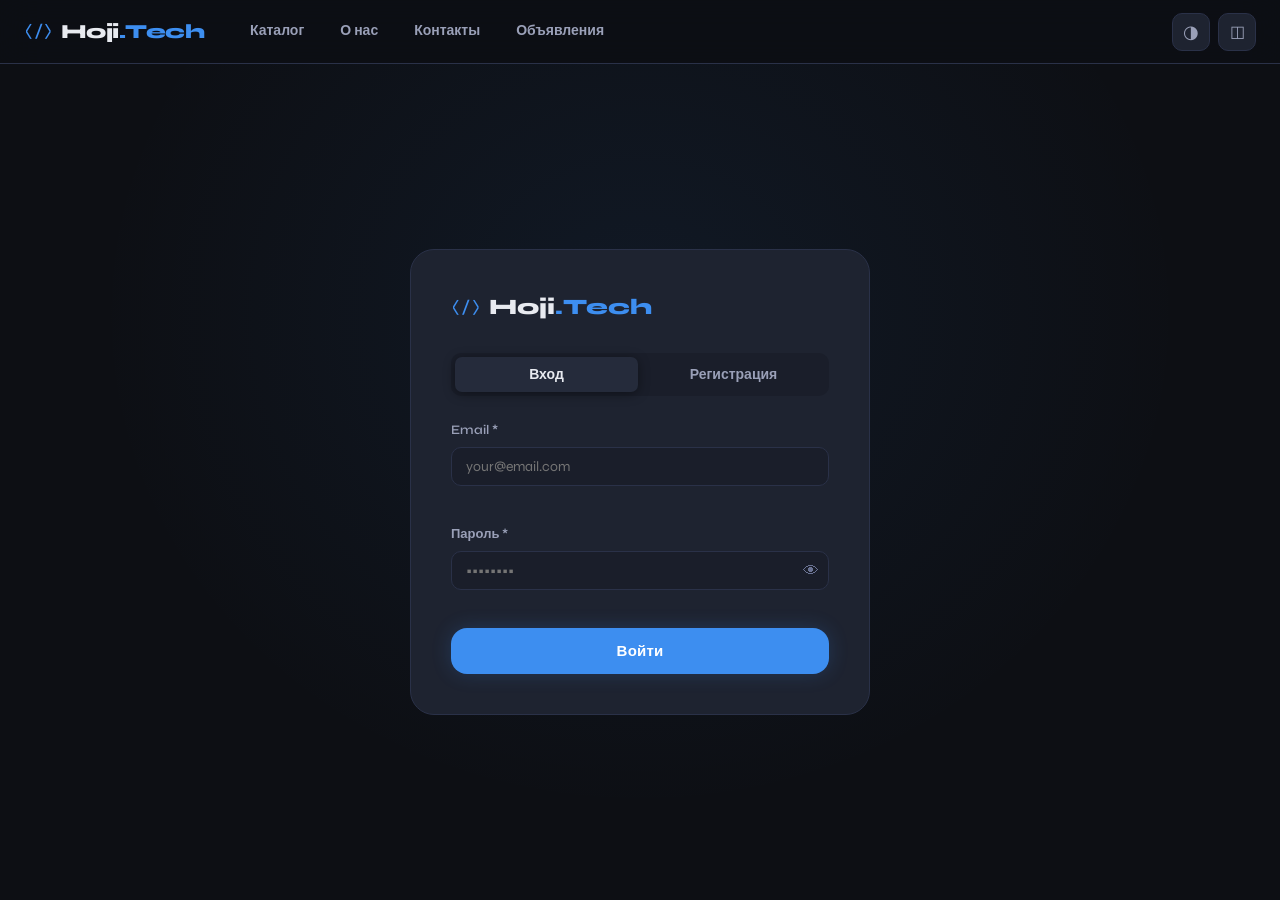
<file: login.html>
<!DOCTYPE html>
<html lang="ru" data-theme="dark">
<head>
  <meta charset="UTF-8">
  <meta name="viewport" content="width=device-width, initial-scale=1.0">
  <title>Вход и регистрация — Hoji.tech</title>
  <meta name="description" content="Войдите или зарегистрируйтесь в Hoji.tech">
  <link rel="preconnect" href="https://fonts.googleapis.com">
  <link href="https://fonts.googleapis.com/css2?family=Syne:wght@400;600;700;800&family=JetBrains+Mono:wght@300;400;500&display=swap" rel="stylesheet">
  <link rel="stylesheet" href="css/style.css">
</head>
<body>
  <header class="header" id="header">
    <div class="container header__inner">
      <a href="index.html" class="header__logo"><span class="logo-icon">⟨/⟩</span><span class="logo-text">Hoji<span class="accent">.Tech</span></span></a>
      <nav class="header__nav" id="mainNav">
        <a href="catalog.html" class="nav-link">Каталог</a>
        <a href="about.html" class="nav-link">О нас</a>
        <a href="contacts.html" class="nav-link">Контакты</a>
        <a href="listings.html" class="nav-link">Объявления</a>
      </nav>
      <div class="header__actions">
        <button class="btn-icon theme-toggle" id="themeToggle"><span class="theme-icon">◑</span></button>
        <a href="cart.html" class="btn-icon cart-btn"><span class="cart-icon">◫</span><span class="cart-badge" id="cartBadge" style="display:none">0</span></a>
        <button class="btn-icon burger" id="burger"><span></span><span></span><span></span></button>
      </div>
    </div>
  </header>

  <main class="auth-page">
    <div class="auth-container">
      <div class="auth-card">
        <div class="auth-logo">
          <span class="logo-icon">⟨/⟩</span>
          <span class="logo-text">Hoji<span class="accent">.Tech</span></span>
        </div>

        <!-- TABS -->
        <div class="auth-tabs">
          <button class="auth-tab active" data-tab="login">Вход</button>
          <button class="auth-tab" data-tab="register">Регистрация</button>
        </div>

        <!-- LOGIN FORM -->
        <form class="auth-form active" id="loginForm" novalidate>
          <div class="form-group">
            <label class="form-label" for="loginEmail">Email *</label>
            <input type="email" id="loginEmail" name="email" class="form-input" placeholder="your@email.com" required>
            <span class="form-error" id="loginEmailError"></span>
          </div>
          <div class="form-group">
            <label class="form-label" for="loginPassword">Пароль *</label>
            <div class="password-wrap">
              <input type="password" id="loginPassword" name="password" class="form-input" placeholder="••••••••" required minlength="6">
              <button type="button" class="password-toggle" data-target="loginPassword">👁</button>
            </div>
            <span class="form-error" id="loginPasswordError"></span>
          </div>
          <button type="submit" class="btn btn--primary btn--lg w-full">Войти</button>
          <!--<p class="auth-hint">Тестовый аккаунт: <code>admin@hoji.tech</code> / <code>admin123</code></p>-->
        </form>

        <!-- REGISTER FORM -->
        <form class="auth-form" id="registerForm" novalidate>
          <div class="form-row">
            <div class="form-group">
              <label class="form-label" for="regFirstName">Имя *</label>
              <input type="text" id="regFirstName" name="firstName" class="form-input" placeholder="Иван" required>
              <span class="form-error" id="regFirstNameError"></span>
            </div>
            <div class="form-group">
              <label class="form-label" for="regLastName">Фамилия *</label>
              <input type="text" id="regLastName" name="lastName" class="form-input" placeholder="Иванов" required>
              <span class="form-error" id="regLastNameError"></span>
            </div>
          </div>
          <div class="form-group">
            <label class="form-label" for="regEmail">Email *</label>
            <input type="email" id="regEmail" name="email" class="form-input" placeholder="your@email.com" required>
            <span class="form-error" id="regEmailError"></span>
          </div>
          <div class="form-group">
            <label class="form-label" for="regPhone">Телефон</label>
            <div class="phone-input-wrap">
              <span class="phone-prefix">🇰🇬 +996</span>
              <input type="tel" id="regPhone" name="phone" class="form-input phone-input" placeholder="555 000 000" maxlength="9">
            </div>
          </div>
          <div class="form-group">
            <label class="form-label" for="regPassword">Пароль *</label>
            <div class="password-wrap">
              <input type="password" id="regPassword" name="password" class="form-input" placeholder="Минимум 6 символов" required minlength="6">
              <button type="button" class="password-toggle" data-target="regPassword">👁</button>
            </div>
            <span class="form-error" id="regPasswordError"></span>
          </div>
          <div class="form-group">
            <label class="form-label" for="regPasswordConfirm">Повторите пароль *</label>
            <div class="password-wrap">
              <input type="password" id="regPasswordConfirm" name="passwordConfirm" class="form-input" placeholder="••••••••" required>
              <button type="button" class="password-toggle" data-target="regPasswordConfirm">👁</button>
            </div>
            <span class="form-error" id="regPasswordConfirmError"></span>
          </div>
          <button type="submit" class="btn btn--primary btn--lg w-full">Зарегистрироваться</button>
        </form>
      </div>
    </div>
  </main>

  <div class="toast-container" id="toastContainer"></div>
  <div class="nav-overlay" id="navOverlay"></div>
  <script type="module" src="js/main.js"></script>
</body>
</html>
</file>
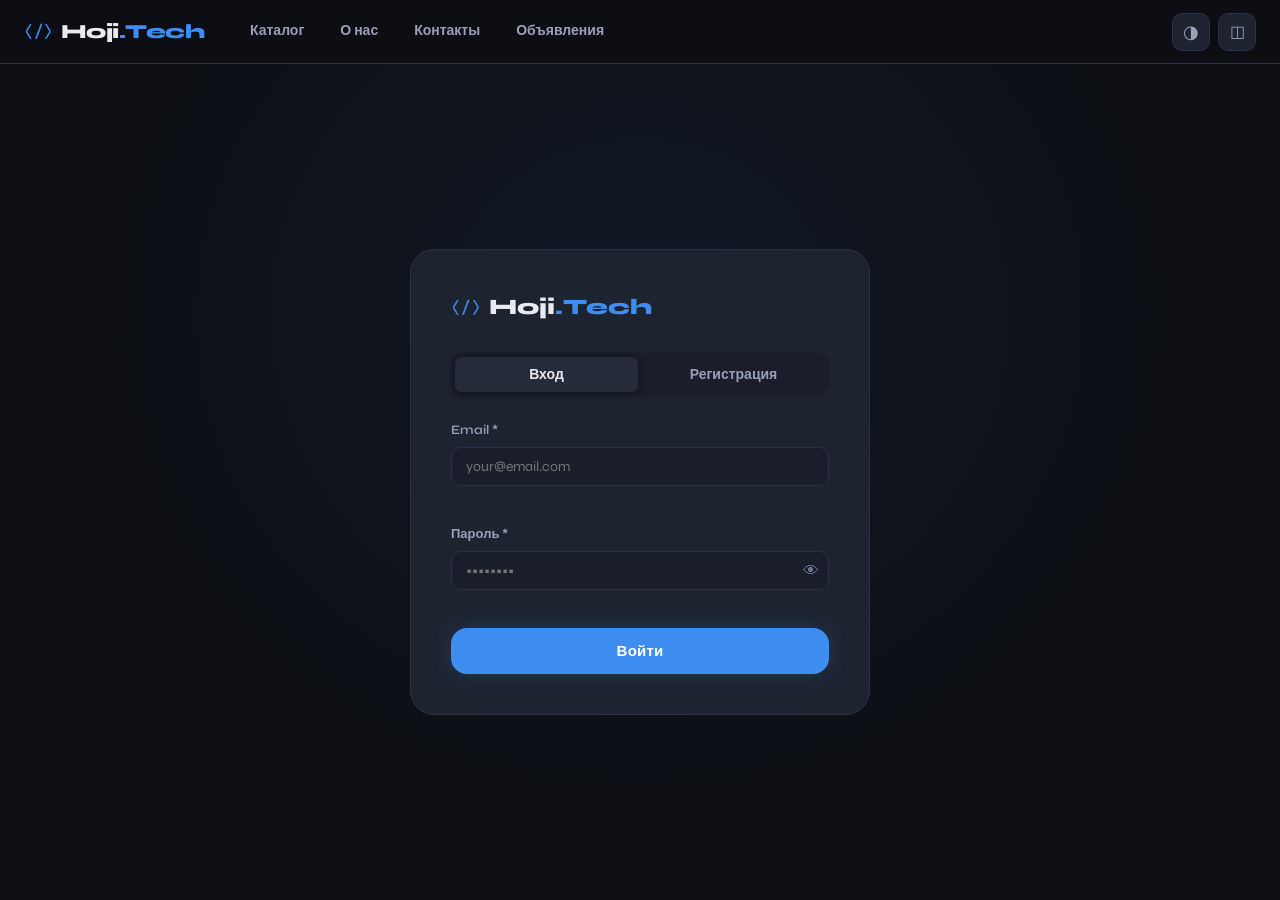
<file: profile.html>
<!DOCTYPE html>
<html lang="ru" data-theme="dark">
<head>
  <meta charset="UTF-8">
  <meta name="viewport" content="width=device-width, initial-scale=1.0">
  <title>Личный кабинет — Hoji.tech</title>
  <meta name="description" content="Личный кабинет Hoji.tech">
  <link rel="preconnect" href="https://fonts.googleapis.com">
  <link href="https://fonts.googleapis.com/css2?family=Syne:wght@400;600;700;800&family=JetBrains+Mono:wght@300;400;500&display=swap" rel="stylesheet">
  <link rel="stylesheet" href="css/style.css">
</head>
<body>
  <header class="header" id="header">
    <div class="container header__inner">
      <a href="index.html" class="header__logo"><span class="logo-icon">⟨/⟩</span><span class="logo-text">Hoji<span class="accent">.Tech</span></span></a>
      <nav class="header__nav" id="mainNav">
        <a href="catalog.html" class="nav-link">Каталог</a>
        <a href="about.html" class="nav-link">О нас</a>
        <a href="contacts.html" class="nav-link">Контакты</a>
        <a href="listings.html" class="nav-link">Объявления</a>
      </nav>
      <div class="header__actions">
        <button class="btn-icon theme-toggle" id="themeToggle"><span class="theme-icon">◑</span></button>
        <a href="cart.html" class="btn-icon cart-btn"><span class="cart-icon">◫</span><span class="cart-badge" id="cartBadge" style="display:none">0</span></a>
        <a href="login.html" class="btn-icon" id="authBtn"><span>◎</span></a>
        <button class="btn-icon burger" id="burger"><span></span><span></span><span></span></button>
      </div>
    </div>
  </header>

  <main class="profile-page">
    <div class="container">
      <div class="page-header">
        <h1 class="page-title">Личный кабинет</h1>
        <div class="breadcrumb"><a href="index.html">Главная</a> / <span>Профиль</span></div>
      </div>

      <div class="profile-layout">
        <!-- SIDEBAR -->
        <aside class="profile-sidebar">
          <div class="profile-avatar" id="profileAvatar">
            <span id="profileInitials">?</span>
          </div>
          <div class="profile-name" id="profileName">Загрузка...</div>
          <div class="profile-email" id="profileEmail"></div>

          <nav class="profile-nav">
            <button class="profile-nav__item active" data-tab="info">
              <span>◎</span> Мои данные
            </button>
            <button class="profile-nav__item" data-tab="orders">
              <span>◫</span> История заказов
            </button>
            <button class="profile-nav__item danger" id="logoutBtn">
              <span>⇥</span> Выйти
            </button>
          </nav>
        </aside>

        <!-- CONTENT -->
        <div class="profile-content">
          <!-- INFO TAB -->
          <div class="profile-tab active" id="tab-info">
            <h2>Мои данные</h2>
            <form class="profile-form" id="profileForm" novalidate>
              <div class="form-row">
                <div class="form-group">
                  <label class="form-label">Имя</label>
                  <input type="text" id="profileFirstName" name="firstName" class="form-input" placeholder="Имя">
                </div>
                <div class="form-group">
                  <label class="form-label">Фамилия</label>
                  <input type="text" id="profileLastName" name="lastName" class="form-input" placeholder="Фамилия">
                </div>
              </div>
              <div class="form-group">
                <label class="form-label">Email</label>
                <input type="email" id="profileEmailInput" name="email" class="form-input" placeholder="Email" readonly>
              </div>
              <div class="form-group">
                <label class="form-label">Телефон</label>
                <div class="phone-input-wrap">
                  <span class="phone-prefix">🇰🇬 +996</span>
                  <input type="tel" id="profilePhone" name="phone" class="form-input phone-input" placeholder="555 000 000" maxlength="9">
                </div>
              </div>
              <div class="form-group">
                <label class="form-label">Адрес</label>
                <textarea id="profileAddress" name="address" class="form-input form-textarea" placeholder="Ваш адрес" rows="2"></textarea>
              </div>
              <div class="form-divider">
                <h3>Изменить пароль</h3>
              </div>
              <div class="form-group">
                <label class="form-label">Новый пароль</label>
                <div class="password-wrap">
                  <input type="password" id="profileNewPassword" name="newPassword" class="form-input" placeholder="Минимум 6 символов" minlength="6">
                  <button type="button" class="password-toggle" data-target="profileNewPassword">👁</button>
                </div>
              </div>
              <button type="submit" class="btn btn--primary">Сохранить изменения</button>
            </form>
          </div>

          <!-- ORDERS TAB -->
          <div class="profile-tab" id="tab-orders">
            <h2>История заказов</h2>
            <div id="ordersList"></div>
            <div class="orders-empty" id="ordersEmpty" style="display:none">
              <div class="empty-icon">📋</div>
              <h3>Заказов пока нет</h3>
              <p>Сделайте первый заказ!</p>
              <a href="catalog.html" class="btn btn--primary">В каталог</a>
            </div>
          </div>
        </div>
      </div>
    </div>
  </main>

  <footer class="footer">
    <div class="footer__bottom"><div class="container"><span>© 2025 Hoji.tech</span></div></div>
  </footer>
  <div class="toast-container" id="toastContainer"></div>
  <div class="nav-overlay" id="navOverlay"></div>
  <script type="module" src="js/main.js"></script>
</body>
</html>
</file>
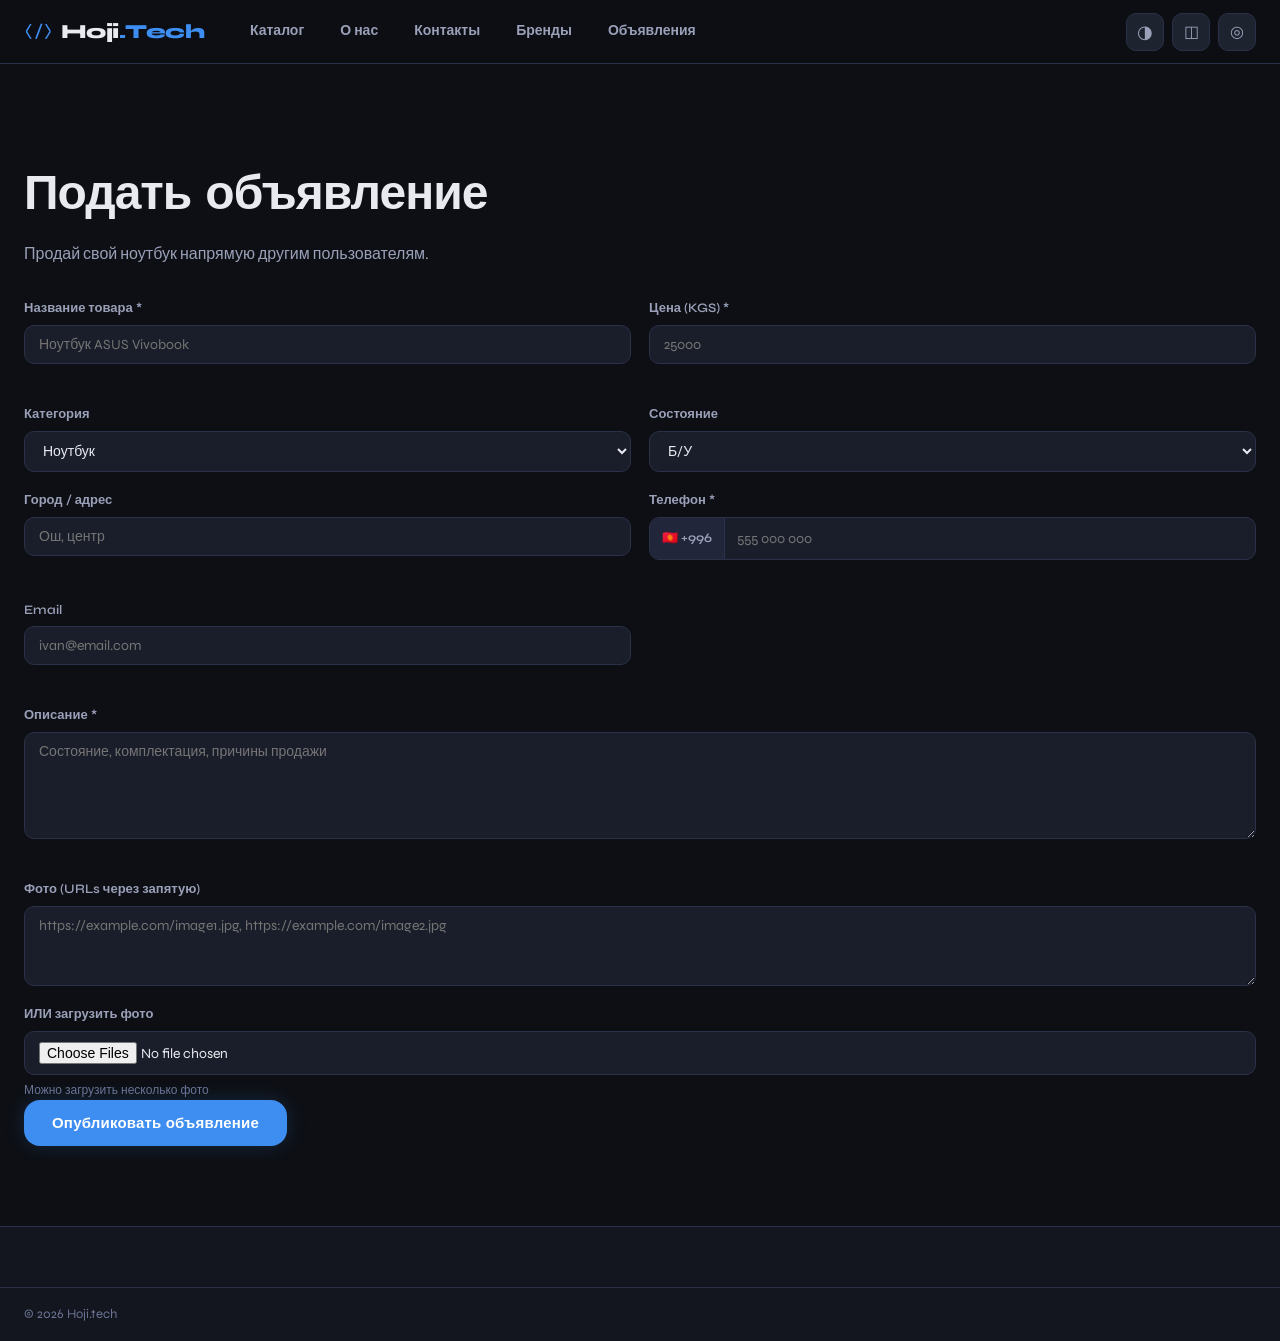
<file: sell.html>
<!DOCTYPE html>
<html lang="ru" data-theme="dark">
<head>
  <meta charset="UTF-8">
  <meta name="viewport" content="width=device-width, initial-scale=1.0">
  <title>Подать объявление — Hoji.Tech</title>
  <meta name="description" content="Форма для подачи объявления о продаже ноутбука на Hoji.Tech">
  <link rel="preconnect" href="https://fonts.googleapis.com">
  <link href="https://fonts.googleapis.com/css2?family=Syne:wght@400;600;700;800&family=JetBrains+Mono:wght@300;400;500&display=swap" rel="stylesheet">
  <link rel="stylesheet" href="css/style.css">
</head>
<body>
  <header class="header" id="header">
    <div class="container header__inner">
      <a href="index.html" class="header__logo"><span class="logo-icon">⟨/⟩</span><span class="logo-text">Hoji<span class="accent">.Tech</span></span></a>
      <nav class="header__nav" id="mainNav">
        <a href="catalog.html" class="nav-link">Каталог</a>
        <a href="about.html" class="nav-link">О нас</a>
        <a href="contacts.html" class="nav-link">Контакты</a>
        <a href="brands.html" class="nav-link">Бренды</a>
        <a href="listings.html" class="nav-link">Объявления</a>
      </nav>
      <div class="header__actions">
        <button class="btn-icon theme-toggle" id="themeToggle" aria-label="Переключить тему"><span class="theme-icon">◑</span></button>
        <a href="cart.html" class="btn-icon cart-btn" aria-label="Корзина"><span class="cart-icon">◫</span><span class="cart-badge" id="cartBadge" style="display:none">0</span></a>
        <a href="login.html" class="btn-icon" id="authBtn" aria-label="Войти"><span>◎</span></a>
        <button class="btn-icon burger" id="burger" aria-label="Меню"><span></span><span></span><span></span></button>
      </div>
    </div>
  </header>

  <main class="section">
    <div class="container">
      <div class="page-header">
        <h1 class="page-title">Подать объявление</h1>
        <p class="page-subtitle">Продай свой ноутбук напрямую другим пользователям.</p>
      </div>

      <form class="form" id="sellForm" novalidate>
        <div class="form-grid">
          <div class="form-group">
            <label class="form-label" for="listingTitle">Название товара *</label>
            <input type="text" id="listingTitle" name="title" class="form-input" placeholder="Ноутбук ASUS Vivobook" required>
            <span class="form-error" id="listingTitleError"></span>
          </div>
          <div class="form-group">
            <label class="form-label" for="listingPrice">Цена (KGS) *</label>
            <input type="number" id="listingPrice" name="price" class="form-input" placeholder="25000" min="1" required>
            <span class="form-error" id="listingPriceError"></span>
          </div>
          <div class="form-group">
            <label class="form-label" for="listingType">Категория</label>
            <select id="listingType" name="type" class="form-input">
              <option value="laptop">Ноутбук</option>
              <option value="pc">ПК</option>
            </select>
          </div>
          <div class="form-group">
            <label class="form-label" for="listingCondition">Состояние</label>
            <select id="listingCondition" name="condition" class="form-input">
              <option value="used">Б/У</option>
              <option value="new">Новый</option>
            </select>
          </div>
          <div class="form-group">
            <label class="form-label" for="listingLocation">Город / адрес</label>
            <input type="text" id="listingLocation" name="location" class="form-input" placeholder="Ош, центр">
          </div>
          <div class="form-group">
            <label class="form-label" for="listingPhone">Телефон *</label>
            <div class="phone-input-wrap">
              <span class="phone-prefix">🇰🇬 +996</span>
              <input type="tel" id="listingPhone" name="phone" class="form-input phone-input" placeholder="555 000 000" maxlength="9" required>
            </div>
            <span class="form-error" id="listingPhoneError"></span>
          </div>
          <div class="form-group">
            <label class="form-label" for="listingEmail">Email</label>
            <input type="email" id="listingEmail" name="email" class="form-input" placeholder="ivan@email.com">
            <span class="form-error" id="listingEmailError"></span>
          </div>
          <div class="form-group form-fullwidth">
            <label class="form-label" for="listingDescription">Описание *</label>
            <textarea id="listingDescription" name="description" class="form-input form-textarea" rows="5" placeholder="Состояние, комплектация, причины продажи" required></textarea>
            <span class="form-error" id="listingDescriptionError"></span>
          </div>
          <div class="form-group form-fullwidth">
            <label class="form-label" for="listingImages">Фото (URLs через запятую)</label>
            <textarea id="listingImages" name="images" class="form-input form-textarea" rows="3" placeholder="https://example.com/image1.jpg, https://example.com/image2.jpg"></textarea>
          </div>
          <div class="form-group form-fullwidth">
            <label class="form-label" for="listingImageFiles">ИЛИ загрузить фото</label>
            <input type="file" id="listingImageFiles" name="imageFiles" class="form-input" multiple accept="image/*">
            <span class="form-hint">Можно загрузить несколько фото</span>
          </div>
        </div>
        <div class="form-actions">
          <button type="submit" class="btn btn--primary btn--lg">Опубликовать объявление</button>
        </div>
      </form>
    </div>
  </main>

  <footer class="footer">
    <div class="footer__bottom"><div class="container"><span>© 2026 Hoji.tech</span></div></div>
  </footer>
  <div class="toast-container" id="toastContainer"></div>
  <div class="nav-overlay" id="navOverlay"></div>
  <script type="module" src="js/main.js"></script>
</body>
</html>
</file>
<file: css/style.css>
/* ===================================
   HOJI TECH — MAIN STYLESHEET
   Tech-style: Dark/Gray/Blue
   =================================== */

/* ---- RESET & BASE ---- */
*, *::before, *::after { box-sizing: border-box; margin: 0; padding: 0; }

:root {
  --bg: #0d0f14;
  --bg-2: #13161e;
  --bg-3: #1a1e2a;
  --bg-4: #21263a;
  --surface: #1e2330;
  --surface-2: #252b3b;
  --border: #2a3148;
  --border-2: #3a4460;
  --text: #e8eaf0;
  --text-2: #9aa0b8;
  --text-3: #6b7494;
  --accent: #3d8ef0;
  --accent-2: #1a6fd4;
  --accent-glow: rgba(61,142,240,0.2);
  --accent-glow-2: rgba(61,142,240,0.08);
  --green: #22c55e;
  --red: #ef4444;
  --orange: #f59e0b;
  --yellow: #eab308;
  --radius: 10px;
  --radius-lg: 16px;
  --radius-xl: 24px;
  --shadow: 0 2px 12px rgba(0,0,0,0.4);
  --shadow-lg: 0 8px 32px rgba(0,0,0,0.5);
  --transition: 0.2s ease;
  --font: 'Syne', sans-serif;
  --font-mono: 'JetBrains Mono', monospace;
  --header-h: 64px;
}

[data-theme="light"] {
  --bg: #f0f2f8;
  --bg-2: #e8ecf5;
  --bg-3: #dde3f0;
  --bg-4: #d0d8eb;
  --surface: #ffffff;
  --surface-2: #f5f7ff;
  --border: #cdd4e8;
  --border-2: #b8c3d8;
  --text: #1a1e2a;
  --text-2: #4a5270;
  --text-3: #8892a8;
  --accent-glow: rgba(61,142,240,0.12);
  --accent-glow-2: rgba(61,142,240,0.06);
  --shadow: 0 2px 12px rgba(0,0,0,0.08);
  --shadow-lg: 0 8px 32px rgba(0,0,0,0.12);
}

html { scroll-behavior: smooth; font-size: 16px; }

body {
  font-family: var(--font);
  background: var(--bg);
  color: var(--text);
  line-height: 1.6;
  min-height: 100vh;
  transition: background var(--transition), color var(--transition);
  -webkit-font-smoothing: antialiased;
}

a { color: inherit; text-decoration: none; }
img { max-width: 100%; height: auto; display: block; }
button { cursor: pointer; font-family: var(--font); border: none; background: none; }
input, select, textarea { font-family: var(--font); }
ul { list-style: none; }

.container {
  max-width: 1280px;
  margin: 0 auto;
  padding: 0 24px;
}

.accent { color: var(--accent); }
.w-full { width: 100%; }
.flex-1 { flex: 1; }

/* ---- SCROLLBAR ---- */
::-webkit-scrollbar { width: 6px; }
::-webkit-scrollbar-track { background: var(--bg-2); }
::-webkit-scrollbar-thumb { background: var(--border-2); border-radius: 3px; }

/* ===================================
   HEADER
   =================================== */
.header {
  position: sticky;
  top: 0;
  z-index: 100;
  height: var(--header-h);
  background: rgba(13,15,20,0.85);
  backdrop-filter: blur(20px);
  -webkit-backdrop-filter: blur(20px);
  border-bottom: 1px solid var(--border);
  transition: background var(--transition);
}

[data-theme="light"] .header {
  background: rgba(240,242,248,0.85);
}

.header__inner {
  display: flex;
  align-items: center;
  height: 100%;
  gap: 32px;
}

.header__logo {
  display: flex;
  align-items: center;
  gap: 8px;
  font-size: 20px;
  font-weight: 800;
  letter-spacing: -0.5px;
  white-space: nowrap;
}

.logo-icon {
  font-family: var(--font-mono);
  color: var(--accent);
  font-size: 16px;
  font-weight: 500;
}

.header__nav {
  display: flex;
  align-items: center;
  gap: 8px;
  flex: 1;
}

.nav-link {
  padding: 6px 14px;
  border-radius: var(--radius);
  color: var(--text-2);
  font-size: 14px;
  font-weight: 600;
  transition: color var(--transition), background var(--transition);
}
.nav-link:hover, .nav-link.active { color: var(--text); background: var(--surface); }

.header__actions {
  display: flex;
  align-items: center;
  gap: 8px;
  margin-left: auto;
}

.btn-icon {
  display: flex;
  align-items: center;
  justify-content: center;
  width: 38px;
  height: 38px;
  border-radius: var(--radius);
  background: var(--surface);
  color: var(--text-2);
  font-size: 16px;
  position: relative;
  transition: background var(--transition), color var(--transition), transform var(--transition);
  border: 1px solid var(--border);
}
.btn-icon:hover { background: var(--surface-2); color: var(--text); transform: translateY(-1px); }

.cart-badge {
  position: absolute;
  top: -4px;
  right: -4px;
  background: var(--accent);
  color: white;
  font-size: 10px;
  font-weight: 700;
  min-width: 18px;
  height: 18px;
  border-radius: 9px;
  display: flex;
  align-items: center;
  justify-content: center;
  padding: 0 4px;
}

.theme-icon { font-size: 18px; }

/* Burger */
.burger {
  display: none;
  flex-direction: column;
  gap: 4px;
  width: 38px;
  height: 38px;
  padding: 10px;
  background: var(--surface);
  border: 1px solid var(--border);
  border-radius: var(--radius);
}
.burger span {
  display: block;
  width: 100%;
  height: 2px;
  background: var(--text-2);
  border-radius: 2px;
  transition: transform 0.3s, opacity 0.3s;
}
.burger.open span:nth-child(1) { transform: translateY(6px) rotate(45deg); }
.burger.open span:nth-child(2) { opacity: 0; }
.burger.open span:nth-child(3) { transform: translateY(-6px) rotate(-45deg); }

/* Mobile Nav */
.nav-overlay {
  display: none;
  position: fixed;
  inset: 0;
  background: rgba(0,0,0,0.6);
  z-index: 99;
}
.nav-overlay.show { display: block; }

@media (max-width: 768px) {
  .burger { display: flex; }
  .header__nav {
    position: fixed;
    top: var(--header-h);
    left: 0;
    right: 0;
    background: var(--bg-2);
    border-bottom: 1px solid var(--border);
    flex-direction: column;
    align-items: stretch;
    gap: 4px;
    padding: 16px;
    z-index: 100;
    transform: translateY(-100%);
    opacity: 0;
    pointer-events: none;
    transition: transform 0.3s ease, opacity 0.3s ease;
  }
  .header__nav.open {
    transform: translateY(0);
    opacity: 1;
    pointer-events: auto;
  }
  .nav-link { padding: 12px 16px; font-size: 16px; }
}

/* ===================================
   BUTTONS
   =================================== */
.btn {
  display: inline-flex;
  align-items: center;
  justify-content: center;
  gap: 8px;
  padding: 10px 20px;
  border-radius: var(--radius);
  font-family: var(--font);
  font-size: 14px;
  font-weight: 700;
  letter-spacing: 0.2px;
  cursor: pointer;
  border: none;
  transition: all var(--transition);
  position: relative;
  overflow: hidden;
}
.btn::after {
  content: '';
  position: absolute;
  inset: 0;
  background: rgba(255,255,255,0);
  transition: background var(--transition);
}
.btn:hover::after { background: rgba(255,255,255,0.06); }
.btn:active { transform: scale(0.98); }

.btn--primary {
  background: var(--accent);
  color: white;
  box-shadow: 0 0 20px var(--accent-glow);
}
.btn--primary:hover { background: var(--accent-2); box-shadow: 0 0 30px var(--accent-glow); }

.btn--ghost {
  background: transparent;
  color: var(--text-2);
  border: 1px solid var(--border-2);
}
.btn--ghost:hover { background: var(--surface); color: var(--text); }

.btn--lg { padding: 14px 28px; font-size: 15px; border-radius: var(--radius-lg); }
.btn--sm { padding: 7px 14px; font-size: 13px; }
.btn--full { width: 100%; }

.btn-text { background: none; border: none; color: var(--accent); cursor: pointer; font-size: 14px; font-weight: 600; transition: color var(--transition); }
.btn-text:hover { color: var(--accent-2); }

.btn-arrow { transition: transform var(--transition); }
.btn:hover .btn-arrow { transform: translateX(4px); }

.btn-loader { animation: spin 1s linear infinite; }
@keyframes spin { to { transform: rotate(360deg); } }

/* ===================================
   FORMS
   =================================== */
.form-group { display: flex; flex-direction: column; gap: 6px; }
.form-label { font-size: 13px; font-weight: 600; color: var(--text-2); }
.form-input {
  background: var(--bg-3);
  border: 1px solid var(--border);
  border-radius: var(--radius);
  color: var(--text);
  font-family: var(--font);
  font-size: 14px;
  padding: 10px 14px;
  transition: border-color var(--transition), box-shadow var(--transition), background var(--transition);
  outline: none;
  width: 100%;
}
.form-input:focus {
  border-color: var(--accent);
  box-shadow: 0 0 0 3px var(--accent-glow);
  background: var(--bg-2);
}
.form-input.error { border-color: var(--red); box-shadow: 0 0 0 3px rgba(239,68,68,0.15); }
.form-textarea { resize: vertical; min-height: 80px; }
.form-textarea--mono { font-family: var(--font-mono); font-size: 12px; }
.form-error { font-size: 12px; color: var(--red); min-height: 16px; }
.form-hint { font-size: 12px; color: var(--text-3); }
.form-row { display: grid; grid-template-columns: 1fr 1fr; gap: 16px; }
.form-divider { padding: 8px 0; border-top: 1px solid var(--border); margin: 8px 0; }
.form-divider h3 { font-size: 15px; color: var(--text-2); padding-top: 8px; }
.form-actions { display: flex; gap: 12px; align-items: center; }

/* Phone Input */
.phone-input-wrap {
  display: flex;
  align-items: center;
  background: var(--bg-3);
  border: 1px solid var(--border);
  border-radius: var(--radius);
  overflow: hidden;
  transition: border-color var(--transition), box-shadow var(--transition);
}
.phone-input-wrap:focus-within {
  border-color: var(--accent);
  box-shadow: 0 0 0 3px var(--accent-glow);
}
.phone-prefix {
  padding: 10px 12px;
  font-size: 13px;
  font-weight: 600;
  color: var(--text-2);
  background: var(--bg-4);
  border-right: 1px solid var(--border);
  white-space: nowrap;
}
.phone-input { border: none !important; background: transparent !important; padding-left: 12px; box-shadow: none !important; }

/* Password toggle */
.password-wrap { position: relative; }
.password-wrap .form-input { padding-right: 44px; }
.password-toggle {
  position: absolute;
  right: 10px;
  top: 50%;
  transform: translateY(-50%);
  background: none;
  border: none;
  cursor: pointer;
  font-size: 16px;
  color: var(--text-3);
  transition: color var(--transition);
}
.password-toggle:hover { color: var(--text-2); }

/* Checkbox */
.filter-checkbox {
  display: flex;
  align-items: center;
  gap: 8px;
  cursor: pointer;
  padding: 4px 0;
  font-size: 14px;
  color: var(--text-2);
  transition: color var(--transition);
}
.filter-checkbox:hover { color: var(--text); }
.filter-checkbox input[type="checkbox"] {
  width: 16px;
  height: 16px;
  accent-color: var(--accent);
  cursor: pointer;
}

/* Radio options */
.delivery-options, .payment-options { display: flex; flex-direction: column; gap: 10px; margin-bottom: 20px; }
.delivery-option, .payment-option { cursor: pointer; }
.delivery-option input[type="radio"], .payment-option input[type="radio"] { display: none; }
.delivery-option__card, .payment-option__card {
  display: flex;
  align-items: center;
  gap: 12px;
  padding: 14px 16px;
  border: 1px solid var(--border);
  border-radius: var(--radius);
  background: var(--surface);
  transition: border-color var(--transition), background var(--transition);
}
.delivery-option input:checked + .delivery-option__card,
.payment-option input:checked + .payment-option__card {
  border-color: var(--accent);
  background: var(--accent-glow-2);
}
.delivery-option__icon, .payment-option__icon { font-size: 24px; }
.delivery-option__title, .payment-option__title { display: block; font-weight: 700; font-size: 14px; }
.delivery-option__desc, .payment-option__desc { display: block; font-size: 12px; color: var(--text-2); }

/* Form checkbox-label */
.form-checkbox-label {
  display: flex;
  align-items: center;
  gap: 8px;
  cursor: pointer;
  font-size: 14px;
  color: var(--text);
}
.form-checkbox-label input { width: 16px; height: 16px; accent-color: var(--accent); cursor: pointer; }

@media (max-width: 640px) {
  .form-row { grid-template-columns: 1fr; }
}

/* ===================================
   HERO SECTION
   =================================== */
.hero {
  position: relative;
  min-height: calc(100vh - var(--header-h));
  display: flex;
  align-items: center;
  overflow: hidden;
}

.hero__bg {
  position: absolute;
  inset: 0;
  pointer-events: none;
}

.hero__grid {
  position: absolute;
  inset: 0;
  background-image:
    linear-gradient(var(--border) 1px, transparent 1px),
    linear-gradient(90deg, var(--border) 1px, transparent 1px);
  background-size: 60px 60px;
  opacity: 0.3;
  mask-image: radial-gradient(ellipse 80% 80% at 50% 50%, black, transparent);
  -webkit-mask-image: radial-gradient(ellipse 80% 80% at 50% 50%, black, transparent);
}

.hero__orb {
  position: absolute;
  border-radius: 50%;
  filter: blur(80px);
  pointer-events: none;
}
.hero__orb--1 {
  width: 500px;
  height: 500px;
  background: radial-gradient(circle, rgba(61,142,240,0.15) 0%, transparent 70%);
  top: -100px;
  right: 0;
  animation: orbFloat 8s ease-in-out infinite;
}
.hero__orb--2 {
  width: 300px;
  height: 300px;
  background: radial-gradient(circle, rgba(61,142,240,0.08) 0%, transparent 70%);
  bottom: 0;
  left: 10%;
  animation: orbFloat 12s ease-in-out infinite reverse;
}
@keyframes orbFloat {
  0%, 100% { transform: translateY(0); }
  50% { transform: translateY(-30px); }
}

.hero__content {
  position: relative;
  padding: 80px 0;
}

.hero__badge {
  display: inline-flex;
  align-items: center;
  gap: 8px;
  padding: 6px 14px;
  background: var(--accent-glow-2);
  border: 1px solid rgba(61,142,240,0.3);
  border-radius: 20px;
  font-size: 13px;
  font-weight: 600;
  color: var(--accent);
  margin-bottom: 24px;
  animation: fadeInUp 0.6s ease both;
}

.pulse {
  width: 8px;
  height: 8px;
  background: var(--accent);
  border-radius: 50%;
  animation: pulse 2s ease-in-out infinite;
}
@keyframes pulse {
  0%, 100% { opacity: 1; transform: scale(1); }
  50% { opacity: 0.5; transform: scale(1.4); }
}

.hero__title {
  font-size: clamp(40px, 6vw, 80px);
  font-weight: 800;
  line-height: 1.05;
  letter-spacing: -2px;
  margin-bottom: 20px;
  animation: fadeInUp 0.6s 0.1s ease both;
}

.hero__title-accent {
  background: linear-gradient(135deg, var(--accent) 0%, #60b0ff 100%);
  -webkit-background-clip: text;
  -webkit-text-fill-color: transparent;
  background-clip: text;
}

.hero__subtitle {
  font-size: 18px;
  color: var(--text-2);
  max-width: 500px;
  margin-bottom: 36px;
  animation: fadeInUp 0.6s 0.2s ease both;
}

.hero__actions {
  display: flex;
  gap: 12px;
  flex-wrap: wrap;
  margin-bottom: 60px;
  animation: fadeInUp 0.6s 0.3s ease both;
}

.hero__stats {
  display: flex;
  gap: 48px;
  animation: fadeInUp 0.6s 0.4s ease both;
}

.stat { display: flex; flex-direction: column; }
.stat__num {
  font-size: 36px;
  font-weight: 800;
  font-family: var(--font-mono);
  color: var(--accent);
  line-height: 1;
}
.stat__label { font-size: 13px; color: var(--text-2); }

@keyframes fadeInUp {
  from { opacity: 0; transform: translateY(24px); }
  to { opacity: 1; transform: translateY(0); }
}

/* ===================================
   SECTIONS
   =================================== */
.section { padding: 80px 0; }
.section--alt { background: var(--bg-2); }
.section--no-pad { padding: 0; }

.section-title {
  font-size: clamp(24px, 3vw, 36px);
  font-weight: 800;
  letter-spacing: -1px;
  margin-bottom: 40px;
}

.section-header {
  display: flex;
  align-items: baseline;
  justify-content: space-between;
  margin-bottom: 40px;
}
.section-header .section-title { margin-bottom: 0; }
.section-link { font-size: 14px; font-weight: 600; color: var(--accent); transition: color var(--transition); }
.section-link:hover { color: var(--accent-2); }

/* ===================================
   CATEGORIES
   =================================== */
.categories__grid {
  display: grid;
  grid-template-columns: repeat(3, 1fr);
  gap: 20px;
}

.category-card {
  display: flex;
  flex-direction: column;
  padding: 32px;
  background: var(--surface);
  border: 1px solid var(--border);
  border-radius: var(--radius-lg);
  transition: transform var(--transition), border-color var(--transition), box-shadow var(--transition);
  cursor: pointer;
}
.category-card:hover {
  transform: translateY(-4px);
  border-color: var(--border-2);
  box-shadow: var(--shadow-lg);
}
.category-card--accent { border-color: rgba(61,142,240,0.4); }

.category-card__icon { font-size: 40px; margin-bottom: 16px; }
.category-card__title { font-size: 20px; font-weight: 700; margin-bottom: 8px; }
.category-card__desc { font-size: 14px; color: var(--text-2); margin-bottom: 16px; flex: 1; }
.category-card__link { font-size: 14px; font-weight: 600; color: var(--accent); }

@media (max-width: 768px) { .categories__grid { grid-template-columns: 1fr; gap: 12px; } }
@media (min-width: 769px) and (max-width: 1024px) { .categories__grid { grid-template-columns: repeat(2, 1fr); } }

/* ===================================
   PRODUCT CARDS
   =================================== */
.products-grid {
  display: grid;
  grid-template-columns: repeat(auto-fill, minmax(260px, 1fr));
  gap: 20px;
}

.product-card {
  background: var(--surface);
  border: 1px solid var(--border);
  border-radius: var(--radius-lg);
  overflow: hidden;
  transition: transform var(--transition), border-color var(--transition), box-shadow var(--transition);
  position: relative;
  display: flex;
  flex-direction: column;
}
.product-card:hover {
  transform: translateY(-4px);
  border-color: var(--border-2);
  box-shadow: var(--shadow-lg);
}

.product-card__img-wrap {
  position: relative;
  aspect-ratio: 4/3;
  background: var(--bg-3);
  overflow: hidden;
}
.product-card__img {
  width: 100%;
  height: 100%;
  object-fit: cover;
  transition: transform 0.4s ease;
}
.product-card:hover .product-card__img { transform: scale(1.05); }

.product-card__badges {
  position: absolute;
  top: 10px;
  left: 10px;
  display: flex;
  gap: 6px;
  flex-wrap: wrap;
}

.badge {
  display: inline-flex;
  align-items: center;
  gap: 4px;
  padding: 3px 8px;
  border-radius: 6px;
  font-size: 11px;
  font-weight: 700;
  letter-spacing: 0.3px;
}
.badge--new { background: var(--accent); color: white; }
.badge--used { background: var(--orange); color: white; }
.badge--sale { background: var(--red); color: white; }

.product-card__body {
  padding: 16px;
  display: flex;
  flex-direction: column;
  flex: 1;
}
.product-card__brand { font-size: 11px; font-family: var(--font-mono); color: var(--text-3); text-transform: uppercase; margin-bottom: 4px; }
.product-card__title { font-size: 15px; font-weight: 700; line-height: 1.3; margin-bottom: 8px; color: var(--text); }
.product-card__title a:hover { color: var(--accent); }

.product-card__price-row { display: flex; align-items: baseline; gap: 8px; margin-top: auto; padding-top: 12px; }
.product-card__price { font-size: 20px; font-weight: 800; color: var(--accent); font-family: var(--font-mono); }
.product-card__price-old { font-size: 13px; color: var(--text-3); text-decoration: line-through; }

.product-card__footer {
  padding: 12px 16px;
  border-top: 1px solid var(--border);
  display: flex;
  gap: 8px;
}
.product-card__footer .btn { flex: 1; padding: 9px 12px; font-size: 13px; }

/* Skeleton */
.skeleton {
  background: linear-gradient(90deg, var(--bg-3) 25%, var(--bg-4) 50%, var(--bg-3) 75%);
  background-size: 200% 100%;
  animation: shimmer 1.5s infinite;
  border-radius: var(--radius-lg);
  min-height: 320px;
}
@keyframes shimmer {
  0% { background-position: 200% 0; }
  100% { background-position: -200% 0; }
}
.skeleton--line { min-height: unset; border-radius: 4px; }

/* Intersection Observer reveal */
.product-card.hidden { opacity: 0; transform: translateY(20px); }
.product-card.visible {
  opacity: 1;
  transform: translateY(0);
  transition: opacity 0.5s ease, transform 0.5s ease;
}

/* ===================================
   WHY CARDS
   =================================== */
.why__grid {
  display: grid;
  grid-template-columns: repeat(4, 1fr);
  gap: 20px;
}
.why-card {
  background: var(--surface);
  border: 1px solid var(--border);
  border-radius: var(--radius-lg);
  padding: 28px 24px;
  transition: transform var(--transition), border-color var(--transition);
}
.why-card:hover { transform: translateY(-3px); border-color: var(--border-2); }
.why-card__icon { font-size: 32px; margin-bottom: 12px; }
.why-card h3 { font-size: 16px; font-weight: 700; margin-bottom: 8px; }
.why-card p { font-size: 14px; color: var(--text-2); line-height: 1.5; }

@media (max-width: 1024px) { .why__grid { grid-template-columns: repeat(2, 1fr); } }
@media (max-width: 640px) { .why__grid { grid-template-columns: 1fr; } }

/* ===================================
   CTA BANNER
   =================================== */
.cta-banner {
  background: linear-gradient(135deg, var(--bg-3) 0%, var(--surface) 100%);
  border-top: 1px solid var(--border);
  border-bottom: 1px solid var(--border);
  padding: 60px 0;
}
.cta-banner__inner {
  display: flex;
  align-items: center;
  justify-content: space-between;
  gap: 24px;
}
.cta-banner__content h2 { font-size: 28px; font-weight: 800; margin-bottom: 8px; }
.cta-banner__content p { font-size: 16px; color: var(--text-2); }
@media (max-width: 768px) { .cta-banner__inner { flex-direction: column; text-align: center; } }

/* ===================================
   FOOTER
   =================================== */
.footer {
  background: var(--bg-2);
  border-top: 1px solid var(--border);
  padding-top: 60px;
}
.footer__inner {
  display: grid;
  grid-template-columns: 1fr 2fr;
  gap: 48px;
  padding-bottom: 48px;
}
.footer__brand p { font-size: 13px; color: var(--text-2); margin-top: 12px; line-height: 1.6; }
.footer__links { display: grid; grid-template-columns: repeat(3, 1fr); gap: 24px; }
.footer__col h4 { font-size: 13px; font-weight: 700; text-transform: uppercase; letter-spacing: 0.8px; color: var(--text-3); margin-bottom: 12px; }
.footer__col a, .footer__col span { display: block; font-size: 14px; color: var(--text-2); margin-bottom: 8px; transition: color var(--transition); }
.footer__col a:hover { color: var(--text); }
.footer__bottom {
  border-top: 1px solid var(--border);
  padding: 16px 0;
}
.footer__bottom .container { display: flex; justify-content: space-between; align-items: center; font-size: 13px; color: var(--text-3); }
@media (max-width: 768px) {
  .footer__inner { grid-template-columns: 1fr; gap: 32px; }
  .footer__links { grid-template-columns: repeat(2, 1fr); }
}

/* ===================================
   TOAST NOTIFICATIONS
   =================================== */
.toast-container {
  position: fixed;
  bottom: 24px;
  right: 24px;
  z-index: 1000;
  display: flex;
  flex-direction: column;
  gap: 10px;
  pointer-events: none;
}

.toast {
  display: flex;
  align-items: center;
  gap: 12px;
  padding: 14px 18px;
  background: var(--surface-2);
  border: 1px solid var(--border-2);
  border-radius: var(--radius-lg);
  box-shadow: var(--shadow-lg);
  font-size: 14px;
  font-weight: 600;
  min-width: 260px;
  max-width: 360px;
  pointer-events: auto;
  transform: translateX(120%);
  transition: transform 0.35s cubic-bezier(0.34, 1.56, 0.64, 1), opacity 0.35s ease;
  opacity: 0;
}
.toast.show { transform: translateX(0); opacity: 1; }
.toast.hide { transform: translateX(120%); opacity: 0; }

.toast--success { border-left: 3px solid var(--green); }
.toast--error { border-left: 3px solid var(--red); }
.toast--info { border-left: 3px solid var(--accent); }

.toast__icon { font-size: 18px; flex-shrink: 0; }
.toast__text { flex: 1; }
.toast__close { color: var(--text-3); cursor: pointer; font-size: 16px; background: none; border: none; transition: color var(--transition); }
.toast__close:hover { color: var(--text); }

/* ===================================
   PAGE HERO (inner pages)
   =================================== */
.page-hero {
  background: var(--bg-2);
  border-bottom: 1px solid var(--border);
  padding: 40px 0;
}
.page-title { font-size: clamp(28px, 4vw, 48px); font-weight: 800; letter-spacing: -1px; margin-top: 12px; }
.page-subtitle { font-size: 16px; color: var(--text-2); margin-top: 8px; }

.breadcrumb {
  font-size: 13px;
  color: var(--text-3);
  display: flex;
  gap: 6px;
  align-items: center;
  flex-wrap: wrap;
}
.breadcrumb a { color: var(--text-2); transition: color var(--transition); }
.breadcrumb a:hover { color: var(--accent); }
.breadcrumb a::after { content: '/'; margin-left: 6px; }

/* ===================================
   CATALOG PAGE
   =================================== */
.catalog-page { padding: 40px 0; }

.catalog-search { margin-bottom: 32px; }
.search-wrap {
  position: relative;
  max-width: 600px;
}
.search-icon {
  position: absolute;
  left: 14px;
  top: 50%;
  transform: translateY(-50%);
  font-size: 20px;
  color: var(--text-3);
  pointer-events: none;
}
.search-input {
  width: 100%;
  background: var(--surface);
  border: 1px solid var(--border);
  border-radius: var(--radius-lg);
  color: var(--text);
  font-family: var(--font);
  font-size: 15px;
  padding: 13px 44px;
  outline: none;
  transition: border-color var(--transition), box-shadow var(--transition);
}
.search-input:focus {
  border-color: var(--accent);
  box-shadow: 0 0 0 3px var(--accent-glow);
}
.search-clear {
  position: absolute;
  right: 14px;
  top: 50%;
  transform: translateY(-50%);
  background: none;
  border: none;
  color: var(--text-3);
  cursor: pointer;
  font-size: 14px;
  transition: color var(--transition);
}
.search-clear:hover { color: var(--text); }

.catalog-layout {
  display: grid;
  grid-template-columns: 260px 1fr;
  gap: 32px;
  align-items: start;
}

/* Filters */
.filters {
  background: var(--surface);
  border: 1px solid var(--border);
  border-radius: var(--radius-lg);
  padding: 24px;
  position: sticky;
  top: calc(var(--header-h) + 16px);
}
.filters__header {
  display: flex;
  align-items: center;
  justify-content: space-between;
  margin-bottom: 24px;
}
.filters__header h3 { font-size: 16px; font-weight: 700; }

.filter-group { margin-bottom: 24px; }
.filter-group__title {
  font-size: 12px;
  font-weight: 700;
  text-transform: uppercase;
  letter-spacing: 0.8px;
  color: var(--text-3);
  margin-bottom: 10px;
}

/* Price range */
.price-range { display: flex; align-items: center; gap: 8px; margin-bottom: 12px; }
.price-input {
  width: 80px;
  background: var(--bg-3);
  border: 1px solid var(--border);
  border-radius: var(--radius);
  color: var(--text);
  font-family: var(--font-mono);
  font-size: 13px;
  padding: 7px 10px;
  outline: none;
  transition: border-color var(--transition);
}
.price-input:focus { border-color: var(--accent); }
.price-range__sep { color: var(--text-3); }
.price-slider { width: 100%; accent-color: var(--accent); cursor: pointer; }
.price-slider-wrap { padding: 8px 0; }

/* Catalog main */
.catalog-toolbar {
  display: flex;
  align-items: center;
  gap: 16px;
  margin-bottom: 20px;
  flex-wrap: wrap;
}
.catalog-count { font-size: 14px; color: var(--text-2); flex: 1; }
.catalog-sort { display: flex; align-items: center; gap: 8px; font-size: 13px; color: var(--text-2); }
.sort-select {
  background: var(--surface);
  border: 1px solid var(--border);
  border-radius: var(--radius);
  color: var(--text);
  font-family: var(--font);
  font-size: 13px;
  padding: 7px 12px;
  cursor: pointer;
  outline: none;
  transition: border-color var(--transition);
}
.sort-select:focus { border-color: var(--accent); }

.filters-toggle { display: none; }

.catalog-empty {
  text-align: center;
  padding: 80px 20px;
  grid-column: 1 / -1;
}
.empty-icon { font-size: 48px; margin-bottom: 16px; }
.catalog-empty h3 { font-size: 20px; font-weight: 700; margin-bottom: 8px; }
.catalog-empty p { color: var(--text-2); margin-bottom: 24px; }

/* Pagination */
.pagination {
  display: flex;
  gap: 8px;
  justify-content: center;
  margin-top: 40px;
  flex-wrap: wrap;
}
.page-btn {
  min-width: 38px;
  height: 38px;
  display: flex;
  align-items: center;
  justify-content: center;
  padding: 0 12px;
  border-radius: var(--radius);
  background: var(--surface);
  border: 1px solid var(--border);
  color: var(--text-2);
  font-size: 14px;
  font-weight: 600;
  cursor: pointer;
  transition: all var(--transition);
}
.page-btn:hover { background: var(--surface-2); color: var(--text); border-color: var(--border-2); }
.page-btn.active { background: var(--accent); color: white; border-color: var(--accent); }
.page-btn:disabled { opacity: 0.4; cursor: not-allowed; }

@media (max-width: 1024px) {
  .catalog-layout { grid-template-columns: 220px 1fr; gap: 20px; }
}
@media (max-width: 768px) {
  .catalog-layout { grid-template-columns: 1fr; }
  .filters {
    position: fixed;
    top: 0;
    left: 0;
    bottom: 0;
    width: 280px;
    z-index: 200;
    overflow-y: auto;
    transform: translateX(-100%);
    transition: transform 0.3s ease;
    border-radius: 0;
  }
  .filters.open { transform: translateX(0); }
  .filters-toggle { display: flex; }
}

/* ===================================
   PRODUCT PAGE
   =================================== */
.product-page { padding: 32px 0 80px; }

.product-skeleton {
  display: grid;
  grid-template-columns: 1fr 1fr;
  gap: 40px;
  margin: 32px 0;
}
.product-skeleton__gallery { aspect-ratio: 1; border-radius: var(--radius-lg); }
.product-skeleton__info { display: flex; flex-direction: column; gap: 12px; }

.product-detail {
  display: grid;
  grid-template-columns: 1fr 1fr;
  gap: 48px;
  margin: 32px 0;
  align-items: start;
}

/* Gallery */
.product-gallery { position: sticky; top: calc(var(--header-h) + 20px); }
.gallery-main {
  position: relative;
  border-radius: var(--radius-lg);
  overflow: hidden;
  background: var(--bg-3);
  aspect-ratio: 4/3;
  margin-bottom: 12px;
}
.gallery-main__img { width: 100%; height: 100%; object-fit: cover; cursor: zoom-in; transition: transform 0.4s ease; }
.gallery-main__img:hover { transform: scale(1.03); }
.gallery-zoom {
  position: absolute;
  bottom: 12px;
  right: 12px;
  background: rgba(0,0,0,0.5);
  color: white;
  border-radius: 8px;
  padding: 6px 10px;
  font-size: 14px;
  cursor: pointer;
  pointer-events: none;
}
.gallery-thumbs { display: flex; gap: 8px; overflow-x: auto; }
.gallery-thumb {
  flex-shrink: 0;
  width: 72px;
  height: 72px;
  border-radius: 8px;
  overflow: hidden;
  cursor: pointer;
  border: 2px solid transparent;
  transition: border-color var(--transition);
  background: var(--bg-3);
}
.gallery-thumb img { width: 100%; height: 100%; object-fit: cover; }
.gallery-thumb.active { border-color: var(--accent); }

/* Product Info */
.product-badges { display: flex; gap: 6px; margin-bottom: 12px; flex-wrap: wrap; }
.product-title { font-size: clamp(22px, 3vw, 32px); font-weight: 800; letter-spacing: -0.5px; margin-bottom: 8px; line-height: 1.2; }
.product-meta { display: flex; align-items: center; gap: 16px; margin-bottom: 24px; }
.product-brand { font-size: 13px; font-family: var(--font-mono); color: var(--accent); font-weight: 500; }
.product-sku { font-size: 12px; color: var(--text-3); font-family: var(--font-mono); }

.product-price-block { display: flex; align-items: baseline; gap: 12px; margin-bottom: 12px; }
.product-price { font-size: 36px; font-weight: 800; color: var(--accent); font-family: var(--font-mono); }
.product-price-old { font-size: 18px; color: var(--text-3); text-decoration: line-through; }

.product-availability { display: flex; align-items: center; gap: 8px; font-size: 14px; color: var(--green); margin-bottom: 24px; font-weight: 600; }
.dot { width: 8px; height: 8px; border-radius: 50%; flex-shrink: 0; }
.dot--green { background: var(--green); box-shadow: 0 0 6px rgba(34,197,94,0.5); }
.dot--red { background: var(--red); }

.product-actions {
  display: flex;
  gap: 12px;
  margin-bottom: 24px;
  align-items: center;
}
.qty-control {
  display: flex;
  align-items: center;
  border: 1px solid var(--border);
  border-radius: var(--radius);
  overflow: hidden;
}
.qty-btn {
  width: 38px;
  height: 46px;
  display: flex;
  align-items: center;
  justify-content: center;
  background: var(--surface);
  border: none;
  color: var(--text-2);
  font-size: 20px;
  font-weight: 600;
  cursor: pointer;
  transition: background var(--transition), color var(--transition);
}
.qty-btn:hover { background: var(--surface-2); color: var(--text); }
.qty-input {
  width: 48px;
  height: 46px;
  text-align: center;
  background: var(--bg-3);
  border: none;
  border-left: 1px solid var(--border);
  border-right: 1px solid var(--border);
  color: var(--text);
  font-family: var(--font-mono);
  font-size: 15px;
  font-weight: 600;
  outline: none;
}

.product-delivery { display: flex; flex-direction: column; gap: 8px; margin-top: 20px; }
.delivery-item { font-size: 13px; color: var(--text-2); display: flex; align-items: center; gap: 8px; }

/* Tabs */
.product-tabs { margin: 48px 0; }
.tabs-nav { display: flex; gap: 0; border-bottom: 1px solid var(--border); margin-bottom: 24px; }
.tab-btn {
  padding: 12px 24px;
  background: none;
  border: none;
  border-bottom: 2px solid transparent;
  font-family: var(--font);
  font-size: 14px;
  font-weight: 600;
  color: var(--text-2);
  cursor: pointer;
  transition: color var(--transition), border-color var(--transition);
  margin-bottom: -1px;
}
.tab-btn.active, .tab-btn:hover { color: var(--text); border-bottom-color: var(--accent); }
.tab-content { display: none; }
.tab-content.active { display: block; }

.specs-table { width: 100%; border-collapse: collapse; }
.specs-table tr:nth-child(even) td { background: var(--bg-2); }
.specs-table td { padding: 10px 16px; font-size: 14px; border-bottom: 1px solid var(--border); }
.specs-table td:first-child { color: var(--text-2); width: 40%; font-weight: 600; }

.product-description { font-size: 15px; color: var(--text-2); line-height: 1.7; }

/* Related */
.related-section { margin: 48px 0; }

/* Zoom modal */
.zoom-modal {
  position: fixed;
  inset: 0;
  z-index: 500;
  display: flex;
  align-items: center;
  justify-content: center;
}
.zoom-modal__backdrop { position: absolute; inset: 0; background: rgba(0,0,0,0.85); cursor: pointer; }
.zoom-modal__content { position: relative; z-index: 1; max-width: 90vw; max-height: 90vh; }
.zoom-modal__content img { max-width: 90vw; max-height: 90vh; object-fit: contain; border-radius: var(--radius-lg); }
.zoom-close {
  position: absolute;
  top: -12px;
  right: -12px;
  width: 32px;
  height: 32px;
  border-radius: 50%;
  background: var(--surface);
  border: 1px solid var(--border);
  color: var(--text);
  font-size: 16px;
  display: flex;
  align-items: center;
  justify-content: center;
  cursor: pointer;
  z-index: 2;
}

@media (max-width: 768px) {
  .product-detail { grid-template-columns: 1fr; }
  .product-gallery { position: static; }
  .product-skeleton { grid-template-columns: 1fr; }
}

/* ===================================
   CART PAGE
   =================================== */
.cart-page { padding: 40px 0 80px; }

.cart-empty { text-align: center; padding: 100px 20px; }
.cart-empty .empty-icon { font-size: 64px; margin-bottom: 20px; }
.cart-empty h2 { font-size: 28px; font-weight: 700; margin-bottom: 8px; }
.cart-empty p { color: var(--text-2); margin-bottom: 24px; }

.cart-layout { display: grid; grid-template-columns: 1fr 340px; gap: 32px; align-items: start; }

.cart-items { background: var(--surface); border: 1px solid var(--border); border-radius: var(--radius-lg); overflow: hidden; }
.cart-items__header {
  display: grid;
  grid-template-columns: 2fr 1fr 120px 1fr 40px;
  gap: 16px;
  padding: 14px 20px;
  font-size: 12px;
  font-weight: 700;
  text-transform: uppercase;
  letter-spacing: 0.8px;
  color: var(--text-3);
  border-bottom: 1px solid var(--border);
}

.cart-item {
  display: grid;
  grid-template-columns: 2fr 1fr 120px 1fr 40px;
  gap: 16px;
  align-items: center;
  padding: 16px 20px;
  border-bottom: 1px solid var(--border);
  transition: background var(--transition);
}
.cart-item:last-child { border-bottom: none; }
.cart-item:hover { background: var(--bg-3); }

.cart-item__info { display: flex; align-items: center; gap: 12px; }
.cart-item__img {
  width: 60px;
  height: 60px;
  object-fit: cover;
  border-radius: 8px;
  background: var(--bg-3);
  flex-shrink: 0;
}
.cart-item__title { font-size: 14px; font-weight: 600; line-height: 1.3; }
.cart-item__title a:hover { color: var(--accent); }
.cart-item__brand { font-size: 11px; color: var(--text-3); font-family: var(--font-mono); }
.cart-item__price { font-size: 15px; font-weight: 700; color: var(--accent); font-family: var(--font-mono); }
.cart-item__total { font-size: 15px; font-weight: 700; font-family: var(--font-mono); }
.cart-item__remove {
  background: none;
  border: none;
  color: var(--text-3);
  cursor: pointer;
  font-size: 16px;
  transition: color var(--transition);
  display: flex;
  align-items: center;
  justify-content: center;
  width: 32px;
  height: 32px;
  border-radius: 8px;
  transition: background var(--transition), color var(--transition);
}
.cart-item__remove:hover { background: rgba(239,68,68,0.1); color: var(--red); }

/* Cart qty control */
.cart-qty {
  display: flex;
  align-items: center;
  border: 1px solid var(--border);
  border-radius: 8px;
  overflow: hidden;
  width: fit-content;
}
.cart-qty__btn {
  width: 30px;
  height: 30px;
  display: flex;
  align-items: center;
  justify-content: center;
  background: var(--bg-3);
  border: none;
  color: var(--text-2);
  font-size: 16px;
  cursor: pointer;
  transition: background var(--transition);
}
.cart-qty__btn:hover { background: var(--bg-4); }
.cart-qty__num {
  width: 36px;
  height: 30px;
  display: flex;
  align-items: center;
  justify-content: center;
  font-size: 13px;
  font-weight: 700;
  font-family: var(--font-mono);
  background: var(--bg-2);
  border-left: 1px solid var(--border);
  border-right: 1px solid var(--border);
}

.cart-actions-row {
  display: flex;
  align-items: center;
  justify-content: space-between;
  padding: 16px 20px;
  border-top: 1px solid var(--border);
}

.cart-summary {
  background: var(--surface);
  border: 1px solid var(--border);
  border-radius: var(--radius-lg);
  padding: 24px;
  position: sticky;
  top: calc(var(--header-h) + 16px);
}
.cart-summary__title { font-size: 18px; font-weight: 700; margin-bottom: 20px; }
.cart-summary__row {
  display: flex;
  justify-content: space-between;
  align-items: center;
  padding: 10px 0;
  border-bottom: 1px solid var(--border);
  font-size: 14px;
  color: var(--text-2);
}
.cart-summary__row--total {
  border-bottom: none;
  font-size: 18px;
  font-weight: 800;
  color: var(--text);
  padding: 16px 0 20px;
}
.cart-secure { display: flex; align-items: center; justify-content: center; gap: 6px; font-size: 12px; color: var(--text-3); margin-top: 12px; }

@media (max-width: 1024px) { .cart-layout { grid-template-columns: 1fr; } .cart-summary { position: static; } }
@media (max-width: 640px) {
  .cart-items__header { display: none; }
  .cart-item { grid-template-columns: 1fr auto; gap: 12px; }
  .cart-item > *:nth-child(3), .cart-item > *:nth-child(4) { display: none; }
}

/* ===================================
   CHECKOUT PAGE
   =================================== */
.checkout-page { padding: 40px 0 80px; }

.checkout-steps {
  display: flex;
  align-items: center;
  margin-bottom: 40px;
  max-width: 600px;
}
.checkout-step {
  display: flex;
  align-items: center;
  gap: 10px;
  flex: 1;
}
.step-num {
  width: 34px;
  height: 34px;
  border-radius: 50%;
  display: flex;
  align-items: center;
  justify-content: center;
  background: var(--surface);
  border: 2px solid var(--border);
  font-size: 14px;
  font-weight: 700;
  transition: all var(--transition);
  flex-shrink: 0;
}
.step-label { font-size: 13px; font-weight: 600; color: var(--text-2); }
.checkout-step.active .step-num { background: var(--accent); border-color: var(--accent); color: white; }
.checkout-step.done .step-num { background: var(--green); border-color: var(--green); color: white; }
.step-line { flex: 1; height: 2px; background: var(--border); margin: 0 8px; }

.checkout-layout { display: grid; grid-template-columns: 1fr 360px; gap: 32px; align-items: start; }

.checkout-form { background: var(--surface); border: 1px solid var(--border); border-radius: var(--radius-lg); padding: 32px; }
.form-step { display: none; }
.form-step.active { display: block; }
.form-step__title { font-size: 20px; font-weight: 700; margin-bottom: 24px; }
.form-step .form-group { margin-bottom: 16px; }

.checkout-summary {
  background: var(--surface);
  border: 1px solid var(--border);
  border-radius: var(--radius-lg);
  padding: 24px;
  position: sticky;
  top: calc(var(--header-h) + 16px);
}
.checkout-summary h3 { font-size: 16px; font-weight: 700; margin-bottom: 16px; }
.checkout-items { margin-bottom: 16px; }
.checkout-item {
  display: flex;
  align-items: center;
  gap: 10px;
  padding: 8px 0;
  border-bottom: 1px solid var(--border);
}
.checkout-item:last-child { border-bottom: none; }
.checkout-item__img { width: 44px; height: 44px; object-fit: cover; border-radius: 8px; background: var(--bg-3); flex-shrink: 0; }
.checkout-item__info { flex: 1; }
.checkout-item__name { font-size: 13px; font-weight: 600; line-height: 1.3; }
.checkout-item__qty { font-size: 12px; color: var(--text-3); }
.checkout-item__price { font-size: 13px; font-weight: 700; color: var(--accent); font-family: var(--font-mono); flex-shrink: 0; }
.checkout-summary__divider { height: 1px; background: var(--border); margin: 12px 0; }
.checkout-summary__row { display: flex; justify-content: space-between; font-size: 14px; color: var(--text-2); padding: 4px 0; }
.checkout-summary__row--total { font-size: 18px; font-weight: 800; color: var(--text); padding: 12px 0 0; border-top: 1px solid var(--border); margin-top: 8px; }

.order-review {
  background: var(--bg-3);
  border: 1px solid var(--border);
  border-radius: var(--radius);
  padding: 16px;
  margin-bottom: 24px;
  font-size: 13px;
  line-height: 1.8;
  color: var(--text-2);
}

@media (max-width: 1024px) { .checkout-layout { grid-template-columns: 1fr; } .checkout-summary { position: static; } }
@media (max-width: 640px) { .checkout-steps { font-size: 12px; } .step-label { display: none; } .checkout-form { padding: 20px; } }

/* ===================================
   AUTH PAGE
   =================================== */
.auth-page {
  min-height: calc(100vh - var(--header-h));
  display: flex;
  align-items: center;
  justify-content: center;
  padding: 40px 24px;
  background: radial-gradient(ellipse at 50% 30%, var(--accent-glow-2) 0%, transparent 60%);
}
.auth-container { width: 100%; max-width: 460px; }
.auth-card {
  background: var(--surface);
  border: 1px solid var(--border);
  border-radius: var(--radius-xl);
  padding: 40px;
}
.auth-logo { display: flex; align-items: center; gap: 8px; font-size: 22px; font-weight: 800; margin-bottom: 28px; }

.auth-tabs { display: flex; gap: 4px; background: var(--bg-3); border-radius: var(--radius); padding: 4px; margin-bottom: 24px; }
.auth-tab {
  flex: 1;
  padding: 9px;
  border-radius: 7px;
  background: transparent;
  border: none;
  font-family: var(--font);
  font-size: 14px;
  font-weight: 600;
  color: var(--text-2);
  cursor: pointer;
  transition: all var(--transition);
}
.auth-tab.active { background: var(--surface-2); color: var(--text); box-shadow: var(--shadow); }

.auth-form { display: none; }
.auth-form.active { display: flex; flex-direction: column; gap: 16px; }
.auth-hint { font-size: 12px; color: var(--text-3); text-align: center; }
.auth-hint code { font-family: var(--font-mono); color: var(--accent); background: var(--bg-3); padding: 2px 6px; border-radius: 4px; }

/* ===================================
   PROFILE PAGE
   =================================== */
.profile-page { padding: 40px 0 80px; }
.profile-layout { display: grid; grid-template-columns: 260px 1fr; gap: 32px; align-items: start; }

.profile-sidebar {
  background: var(--surface);
  border: 1px solid var(--border);
  border-radius: var(--radius-lg);
  padding: 24px;
  text-align: center;
  position: sticky;
  top: calc(var(--header-h) + 16px);
}
.profile-avatar {
  width: 80px;
  height: 80px;
  border-radius: 50%;
  background: linear-gradient(135deg, var(--accent) 0%, var(--accent-2) 100%);
  display: flex;
  align-items: center;
  justify-content: center;
  font-size: 28px;
  font-weight: 800;
  color: white;
  margin: 0 auto 12px;
}
.profile-name { font-size: 17px; font-weight: 700; margin-bottom: 4px; }
.profile-email { font-size: 13px; color: var(--text-2); margin-bottom: 24px; }

.profile-nav { display: flex; flex-direction: column; gap: 4px; }
.profile-nav__item {
  display: flex;
  align-items: center;
  gap: 10px;
  padding: 10px 14px;
  border-radius: var(--radius);
  background: none;
  border: none;
  font-family: var(--font);
  font-size: 14px;
  font-weight: 600;
  color: var(--text-2);
  cursor: pointer;
  transition: all var(--transition);
  text-align: left;
}
.profile-nav__item:hover { background: var(--bg-3); color: var(--text); }
.profile-nav__item.active { background: var(--accent-glow-2); color: var(--accent); border: 1px solid rgba(61,142,240,0.2); }
.profile-nav__item.danger { color: var(--red); }
.profile-nav__item.danger:hover { background: rgba(239,68,68,0.1); }

.profile-content {
  background: var(--surface);
  border: 1px solid var(--border);
  border-radius: var(--radius-lg);
  padding: 32px;
}
.profile-tab { display: none; }
.profile-tab.active { display: block; }
.profile-tab h2 { font-size: 20px; font-weight: 700; margin-bottom: 24px; }
.profile-form { display: flex; flex-direction: column; gap: 16px; }

/* Orders list */
.order-card {
  background: var(--bg-3);
  border: 1px solid var(--border);
  border-radius: var(--radius-lg);
  padding: 20px;
  margin-bottom: 16px;
}
.order-card__header { display: flex; align-items: center; justify-content: space-between; margin-bottom: 16px; flex-wrap: wrap; gap: 12px; }
.order-card__num { font-size: 14px; font-weight: 700; font-family: var(--font-mono); }
.order-card__date { font-size: 13px; color: var(--text-2); }
.order-status {
  padding: 4px 10px;
  border-radius: 20px;
  font-size: 12px;
  font-weight: 700;
}
.order-status--pending { background: rgba(234,179,8,0.15); color: var(--yellow); }
.order-status--confirmed { background: rgba(61,142,240,0.15); color: var(--accent); }
.order-status--processing { background: rgba(245,158,11,0.15); color: var(--orange); }
.order-status--shipped { background: rgba(61,142,240,0.15); color: var(--accent); }
.order-status--delivered { background: rgba(34,197,94,0.15); color: var(--green); }
.order-status--cancelled { background: rgba(239,68,68,0.15); color: var(--red); }
.order-card__items { font-size: 13px; color: var(--text-2); margin-bottom: 12px; }
.order-card__total { font-size: 16px; font-weight: 800; color: var(--accent); font-family: var(--font-mono); }

@media (max-width: 768px) { .profile-layout { grid-template-columns: 1fr; } .profile-sidebar { position: static; } }

/* ===================================
   ADMIN PAGE
   =================================== */
.admin-page { padding: 40px 0 80px; }
.admin-header { margin-bottom: 32px; }
.admin-header h1 { font-size: 32px; font-weight: 800; margin-bottom: 24px; }
.admin-stats { display: grid; grid-template-columns: repeat(4, 1fr); gap: 16px; }
.admin-stat {
  background: var(--surface);
  border: 1px solid var(--border);
  border-radius: var(--radius-lg);
  padding: 20px;
  text-align: center;
}
.admin-stat__num { display: block; font-size: 28px; font-weight: 800; color: var(--accent); font-family: var(--font-mono); }
.admin-stat__label { font-size: 13px; color: var(--text-2); }

.admin-tabs { display: flex; gap: 4px; background: var(--bg-3); border-radius: var(--radius); padding: 4px; margin-bottom: 24px; width: fit-content; }
.admin-tab {
  padding: 9px 20px;
  border-radius: 7px;
  background: transparent;
  border: none;
  font-family: var(--font);
  font-size: 14px;
  font-weight: 600;
  color: var(--text-2);
  cursor: pointer;
  transition: all var(--transition);
}
.admin-tab.active { background: var(--surface); color: var(--text); box-shadow: var(--shadow); }

.admin-content { display: none; }
.admin-content.active { display: block; }

.admin-toolbar { display: flex; align-items: center; justify-content: space-between; margin-bottom: 20px; }
.admin-toolbar h2 { font-size: 20px; font-weight: 700; }

.admin-table-wrap { overflow-x: auto; border-radius: var(--radius-lg); border: 1px solid var(--border); }
.admin-table { width: 100%; border-collapse: collapse; }
.admin-table th {
  padding: 12px 16px;
  text-align: left;
  font-size: 12px;
  font-weight: 700;
  text-transform: uppercase;
  letter-spacing: 0.6px;
  color: var(--text-3);
  background: var(--bg-3);
  border-bottom: 1px solid var(--border);
  white-space: nowrap;
}
.admin-table td {
  padding: 12px 16px;
  font-size: 13px;
  border-bottom: 1px solid var(--border);
  vertical-align: middle;
}
.admin-table tr:last-child td { border-bottom: none; }
.admin-table tr:hover td { background: var(--bg-3); }
.admin-table img { width: 48px; height: 48px; object-fit: cover; border-radius: 8px; }

.action-btns { display: flex; gap: 6px; }
.admin-btn {
  padding: 5px 10px;
  border-radius: 6px;
  font-size: 12px;
  font-weight: 600;
  cursor: pointer;
  border: none;
  font-family: var(--font);
  transition: all var(--transition);
}
.admin-btn--edit { background: var(--accent-glow-2); color: var(--accent); border: 1px solid rgba(61,142,240,0.3); }
.admin-btn--edit:hover { background: var(--accent); color: white; }
.admin-btn--delete { background: rgba(239,68,68,0.1); color: var(--red); border: 1px solid rgba(239,68,68,0.3); }
.admin-btn--delete:hover { background: var(--red); color: white; }
.admin-btn--status { background: var(--surface-2); color: var(--text-2); border: 1px solid var(--border); }
.admin-btn--status:hover { background: var(--surface); color: var(--text); }

@media (max-width: 1024px) { .admin-stats { grid-template-columns: repeat(2, 1fr); } }

/* ===================================
   MODALS
   =================================== */
.modal {
  position: fixed;
  inset: 0;
  z-index: 300;
  display: flex;
  align-items: center;
  justify-content: center;
  padding: 20px;
}
.modal__backdrop {
  position: absolute;
  inset: 0;
  background: rgba(0,0,0,0.7);
  backdrop-filter: blur(4px);
}
.modal__content {
  position: relative;
  z-index: 1;
  background: var(--bg-2);
  border: 1px solid var(--border);
  border-radius: var(--radius-xl);
  padding: 32px;
  width: 100%;
  max-width: 600px;
  max-height: 90vh;
  overflow-y: auto;
  animation: modalIn 0.3s cubic-bezier(0.34, 1.56, 0.64, 1);
}
.modal__content--sm { max-width: 380px; }
@keyframes modalIn {
  from { opacity: 0; transform: scale(0.9) translateY(20px); }
  to { opacity: 1; transform: scale(1) translateY(0); }
}
.modal__header { display: flex; align-items: center; justify-content: space-between; margin-bottom: 24px; }
.modal__header h3 { font-size: 18px; font-weight: 700; }
.modal-close {
  width: 32px;
  height: 32px;
  border-radius: 50%;
  background: var(--bg-3);
  border: 1px solid var(--border);
  color: var(--text-2);
  font-size: 14px;
  display: flex;
  align-items: center;
  justify-content: center;
  cursor: pointer;
  transition: all var(--transition);
}
.modal-close:hover { background: var(--red); color: white; border-color: var(--red); }

/* Admin form */
.admin-form { display: flex; flex-direction: column; gap: 16px; }

.form-grid {
  display: grid;
  grid-template-columns: repeat(2, minmax(0, 1fr));
  gap: 18px;
}
.form-fullwidth {
  grid-column: 1 / -1;
}
.section-actions {
  display: flex;
  justify-content: flex-end;
  margin-bottom: 24px;
}
.catalog-listings {
  margin-top: 48px;
  padding-top: 18px;
  border-top: 1px solid var(--border);
}
.catalog-listings__header {
  display: flex;
  justify-content: space-between;
  align-items: flex-end;
  gap: 16px;
  margin-bottom: 18px;
}
.catalog-listings__header h2 {
  margin: 0;
  font-size: 24px;
}
.catalog-listings__header p {
  margin: 6px 0 0;
  color: var(--text-2);
  font-size: 14px;
}
.listings-grid {
  display: grid;
  grid-template-columns: repeat(auto-fit, minmax(280px, 1fr));
  gap: 24px;
  margin-top: 24px;
}
.listing-card {
  background: var(--surface);
  border: 1px solid var(--border);
  border-radius: var(--radius-xl);
  overflow: hidden;
  display: grid;
  grid-template-rows: 180px auto;
}
.listing-card__image {
  background-size: cover;
  background-position: center;
}
.listing-card__body {
  padding: 20px;
  display: flex;
  flex-direction: column;
  gap: 12px;
}
.listing-card__top {
  display: flex;
  gap: 10px;
  flex-wrap: wrap;
  align-items: center;
}
.listing-card__title {
  font-size: 18px;
  font-weight: 700;
  margin: 0;
  color: var(--text);
}
.listing-card__desc {
  color: var(--text-2);
  font-size: 14px;
  line-height: 1.6;
  min-height: 60px;
}
.listing-card__info {
  display: flex;
  justify-content: space-between;
  gap: 12px;
  flex-wrap: wrap;
  font-size: 14px;
  color: var(--text-3);
}
.listing-card__price {
  font-family: var(--font-mono);
  font-size: 16px;
  font-weight: 700;
  color: var(--text);
}
.listing-card__meta {
  display: grid;
  gap: 6px;
  font-size: 13px;
  color: var(--text-2);
}
.listing-card__meta span {
  display: block;
}

/* Success modal */
.success-modal { text-align: center; max-width: 420px; }
.success-modal__header {
  background: linear-gradient(135deg, var(--accent), #00d9ff);
  padding: 20px;
  border-radius: 12px 12px 0 0;
  margin: -20px -20px 20px -20px;
}
.success-modal__label {
  display: block;
  font-size: 12px;
  text-transform: uppercase;
  letter-spacing: 1px;
  color: rgba(255, 255, 255, 0.9);
  margin-bottom: 10px;
  font-weight: 600;
}
.success-modal__number {
  font-size: 32px;
  font-weight: 700;
  font-family: var(--font-mono);
  color: white;
  letter-spacing: 2px;
}
.success-icon {
  width: 72px;
  height: 72px;
  border-radius: 50%;
  background: rgba(34,197,94,0.15);
  border: 2px solid var(--green);
  display: flex;
  align-items: center;
  justify-content: center;
  font-size: 28px;
  color: var(--green);
  margin: 0 auto 20px;
}
.success-modal h2 { font-size: 24px; font-weight: 800; margin-bottom: 12px; }
.success-modal p { font-size: 15px; color: var(--text-2); margin-bottom: 24px; line-height: 1.6; }
.success-actions { display: flex; gap: 12px; justify-content: center; flex-wrap: wrap; }

/* ===================================
   ABOUT PAGE
   =================================== */
.about-grid {
  display: grid;
  grid-template-columns: 1fr 1fr;
  gap: 60px;
  align-items: center;
}
.about-text h2 { font-size: 28px; font-weight: 700; margin-bottom: 16px; }
.about-text p { font-size: 15px; color: var(--text-2); line-height: 1.7; margin-bottom: 16px; }
.about-image-card {
  background: var(--surface);
  border: 1px solid var(--border);
  border-radius: var(--radius-xl);
  overflow: hidden;
  aspect-ratio: 1;
  display: flex;
  align-items: center;
  justify-content: center;
}
.about-image-inner { text-align: center; }
.about-big-icon { font-size: 80px; display: block; margin-bottom: 16px; font-family: var(--font-mono); color: var(--accent); }
.about-image-inner h3 { font-size: 24px; font-weight: 800; margin-bottom: 4px; }
.about-image-inner p { font-size: 14px; color: var(--text-2); }

.team-grid { display: grid; grid-template-columns: repeat(4, 1fr); gap: 20px; }
.team-card {
  background: var(--surface);
  border: 1px solid var(--border);
  border-radius: var(--radius-lg);
  padding: 24px;
  text-align: center;
  transition: transform var(--transition), border-color var(--transition);
}
.team-card:hover { transform: translateY(-3px); border-color: var(--border-2); }
.team-card__avatar {
  width: 60px;
  height: 60px;
  border-radius: 50%;
  background: linear-gradient(135deg, var(--accent) 0%, var(--accent-2) 100%);
  display: flex;
  align-items: center;
  justify-content: center;
  font-size: 18px;
  font-weight: 800;
  color: white;
  margin: 0 auto 12px;
}
.team-card h3 { font-size: 15px; font-weight: 700; margin-bottom: 4px; }
.team-card p { font-size: 13px; color: var(--text-2); }

@media (max-width: 1024px) { .team-grid { grid-template-columns: repeat(2, 1fr); } }
@media (max-width: 768px) { .about-grid { grid-template-columns: 1fr; } .team-grid { grid-template-columns: repeat(2, 1fr); } }

/* ===================================
   CONTACTS PAGE
   =================================== */
.contacts-layout { display: grid; grid-template-columns: 1fr 1fr; gap: 48px; }
.contacts-info { display: flex; flex-direction: column; gap: 16px; }
.contact-card {
  display: flex;
  align-items: flex-start;
  gap: 16px;
  background: var(--surface);
  border: 1px solid var(--border);
  border-radius: var(--radius-lg);
  padding: 20px;
}
.contact-card__icon { font-size: 28px; flex-shrink: 0; }
.contact-card h3 { font-size: 14px; font-weight: 700; margin-bottom: 4px; }
.contact-card p, .contact-card a, .contact-card span { font-size: 14px; color: var(--text-2); line-height: 1.6; display: block; }
.contact-card a:hover { color: var(--accent); }

.contact-form-wrap h2 { font-size: 22px; font-weight: 700; margin-bottom: 20px; }
.contact-form { display: flex; flex-direction: column; gap: 16px; }

.map-placeholder {
  height: 300px;
  background: var(--bg-2);
  border-top: 1px solid var(--border);
  display: flex;
  align-items: center;
  justify-content: center;
}
.map-placeholder__content { text-align: center; }
.map-icon { font-size: 48px; display: block; margin-bottom: 12px; }
.map-placeholder__content p { font-size: 16px; font-weight: 600; margin-bottom: 16px; }

@media (max-width: 768px) { .contacts-layout { grid-template-columns: 1fr; } }

/* ===================================
   ANIMATIONS & UTILITY
   =================================== */
@keyframes fadeIn { from { opacity: 0; } to { opacity: 1; } }

.page-header {
  margin-bottom: 32px;
}

/* Status colors table */
.status-badge {
  display: inline-flex;
  align-items: center;
  padding: 3px 8px;
  border-radius: 20px;
  font-size: 11px;
  font-weight: 700;
}

.card-form {
  background: var(--bg-3);
  border: 1px solid var(--border);
  border-radius: var(--radius-lg);
  padding: 20px;
  margin-bottom: 20px;
  display: flex;
  flex-direction: column;
  gap: 16px;
}
.card-form__title {
  font-size: 15px;
  font-weight: 700;
  margin-bottom: 4px;
}
.card-secure-note {
  font-size: 12px;
  color: var(--green);
}
</file>
